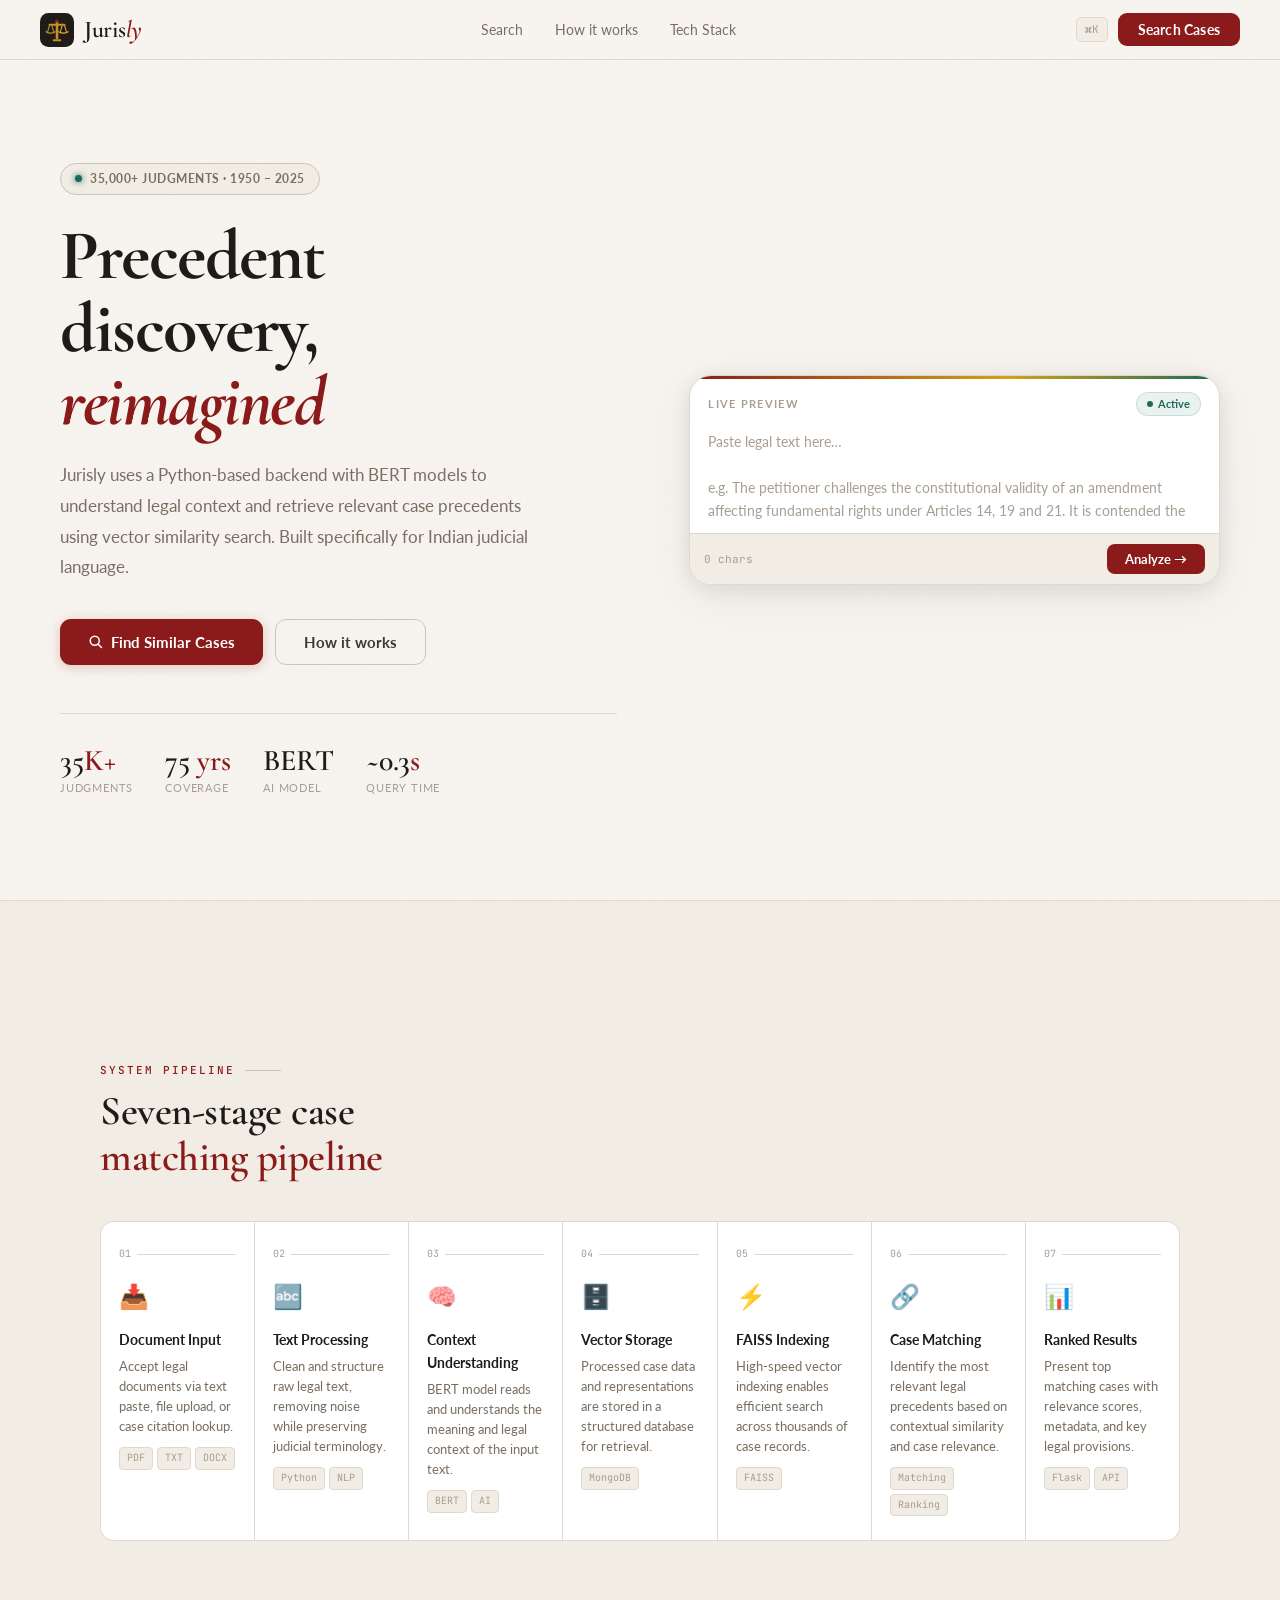
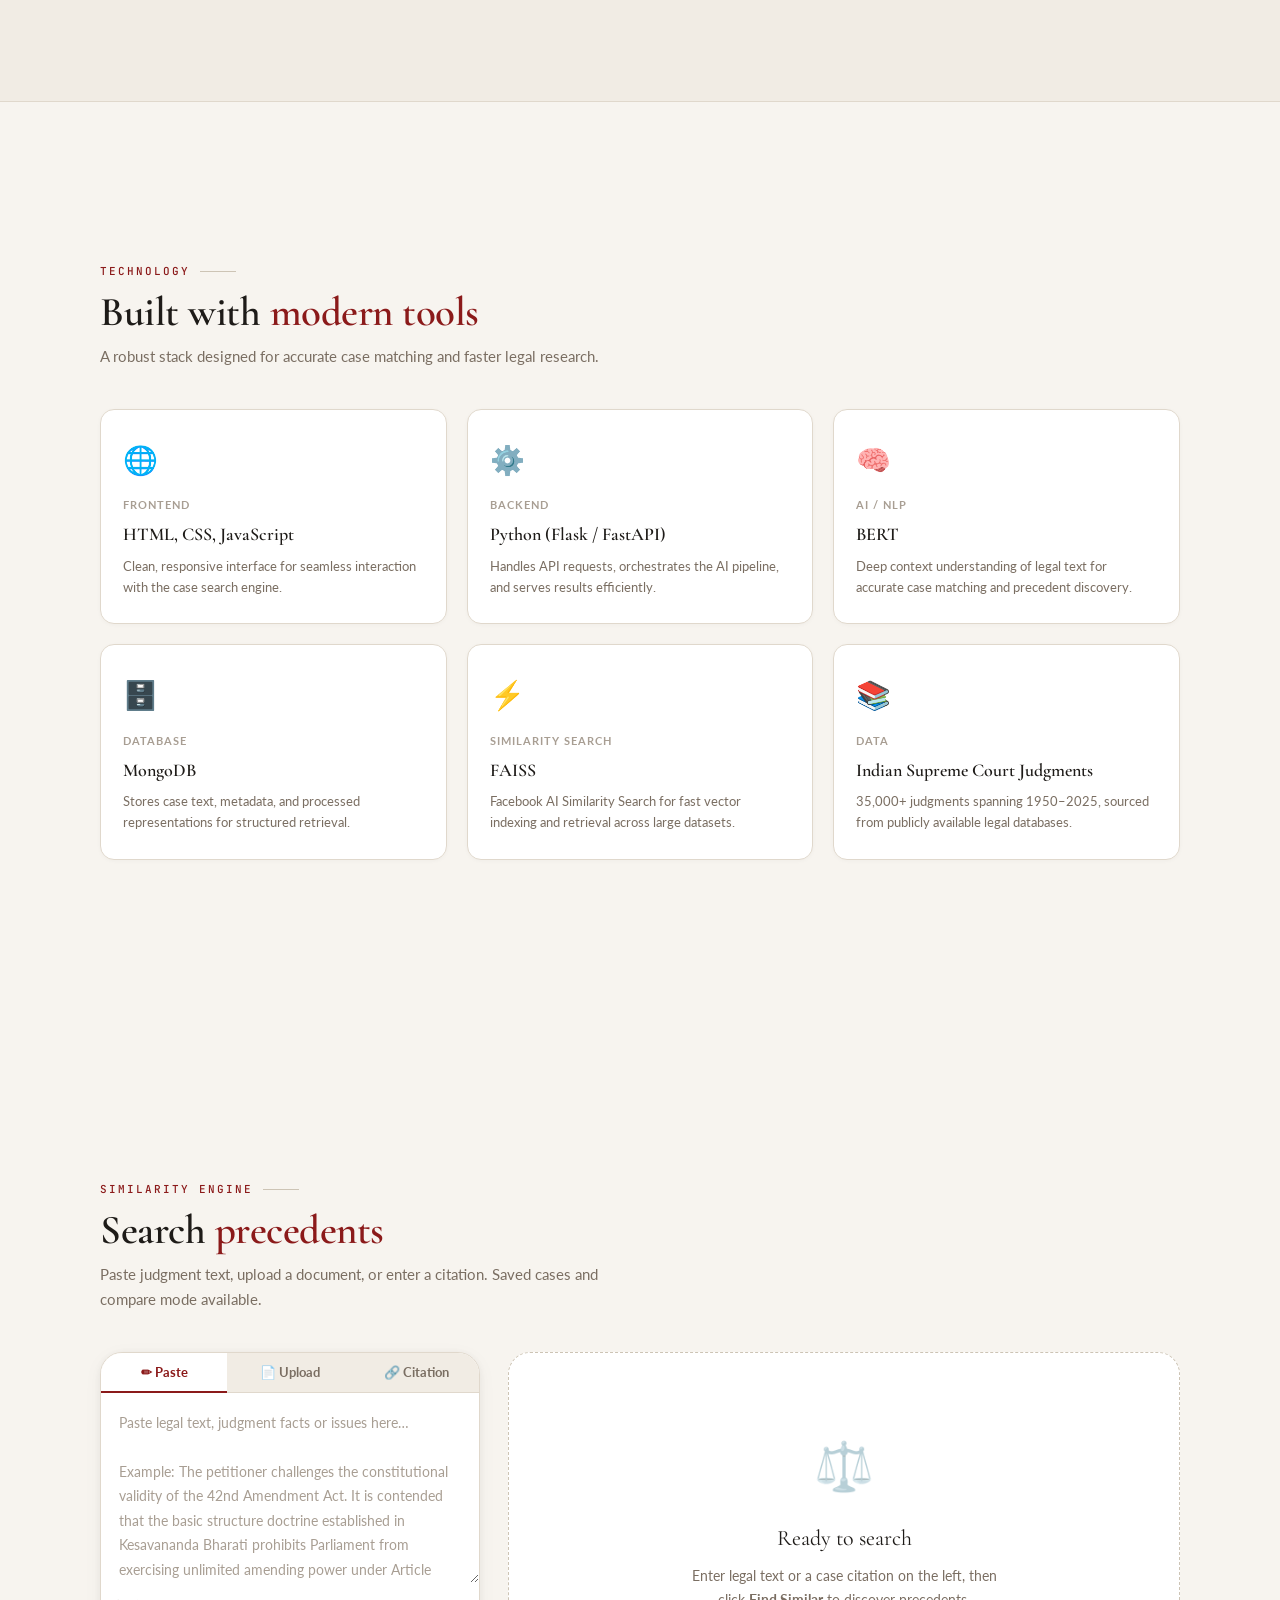
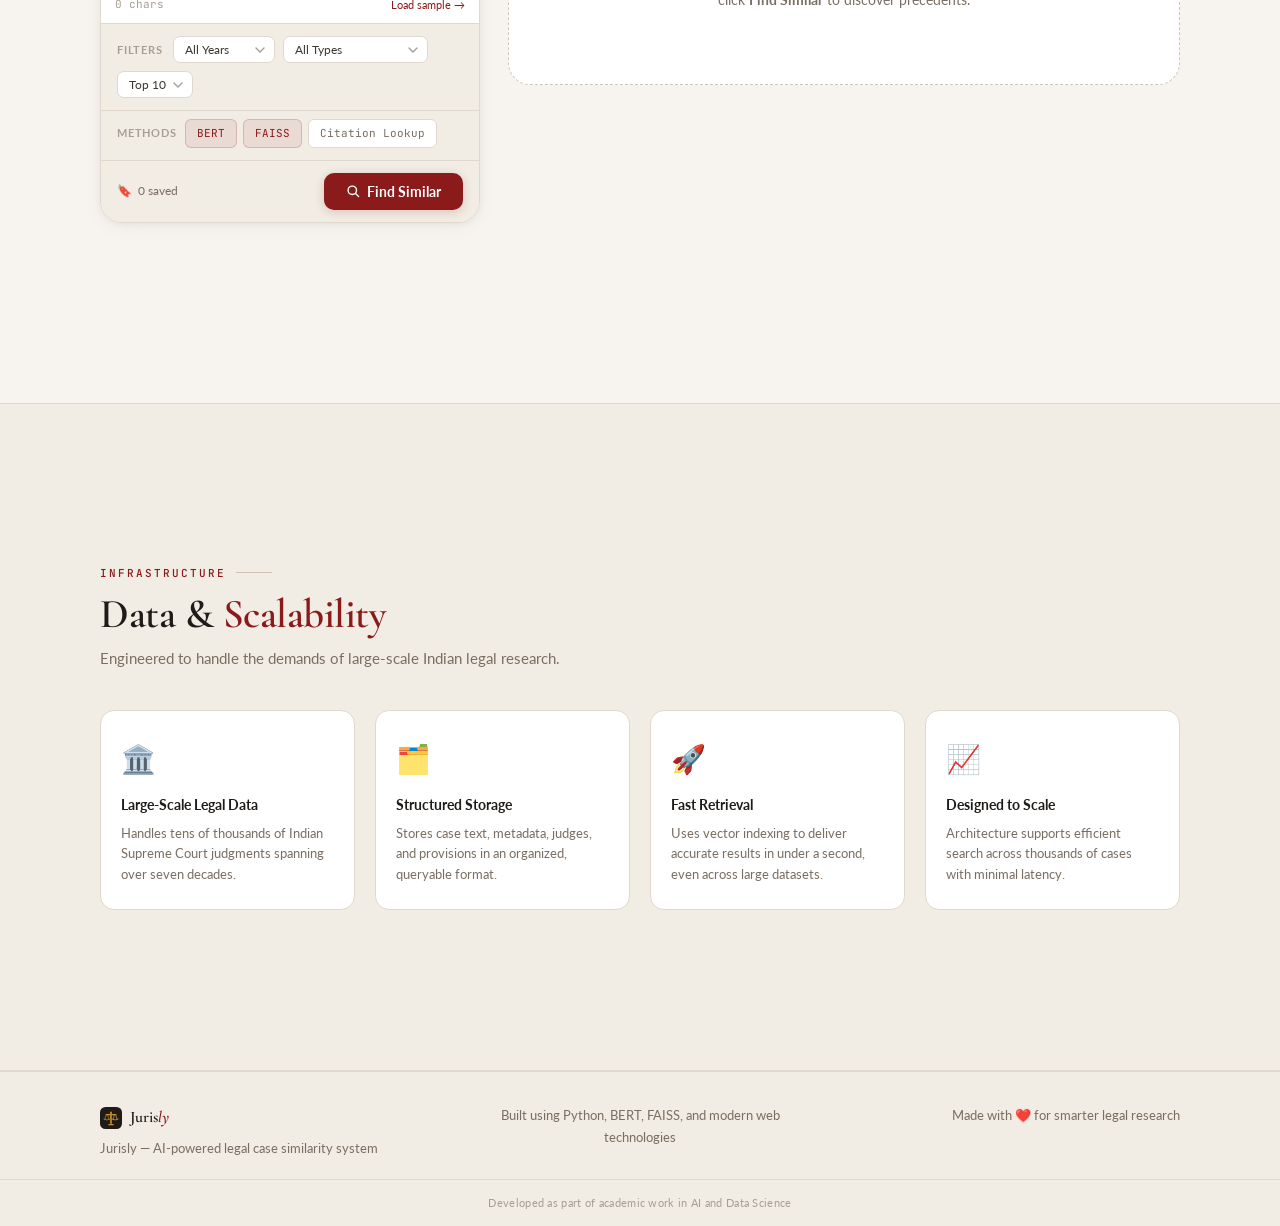
<file: index.html>
<!DOCTYPE html>
<html lang="en">
<head>
<meta charset="UTF-8"/>
<meta name="viewport" content="width=device-width, initial-scale=1.0"/>
<title>Jurisly — Indian Legal Case Similarity Engine</title>
<meta name="description" content="Find semantically similar Indian Supreme Court cases using AI. 35,000+ judgments from 1950–2025."/>
<link rel="preconnect" href="https://fonts.googleapis.com"/>
<link rel="preconnect" href="https://fonts.gstatic.com" crossorigin/>
<link href="https://fonts.googleapis.com/css2?family=Cormorant+Garamond:ital,wght@0,400;0,500;0,600;0,700;1,400;1,600&family=Lato:wght@300;400;700&family=JetBrains+Mono:wght@400;500&display=swap" rel="stylesheet"/>
<style>
/* ─── TOKENS ──────────────────────────────────── */
:root {
  --bg:       #f7f4ef;
  --bg2:      #f1ece4;
  --bg3:      #ece5da;
  --surface:  #ffffff;
  --surface2: #fdfaf6;
  --border:   #e0d8cc;
  --border2:  #cdc4b5;
  --ink:      #1e1b18;
  --ink2:     #2d2926;
  --text:     #3d3830;
  --muted:    #7a6e62;
  --quiet:    #a89e93;
  --crimson:  #8b1a1a;
  --crimson2: #b02020;
  --crimson-g:rgba(139,26,26,0.08);
  --gold:     #b8860b;
  --gold2:    #d4a017;
  --gold-g:   rgba(184,134,11,0.09);
  --teal:     #1a6b5a;
  --teal-g:   rgba(26,107,90,0.09);
  --r:        8px;
  --r2:       14px;
  --r3:       22px;
  --sh:       0 1px 8px rgba(0,0,0,0.06), 0 4px 20px rgba(0,0,0,0.04);
  --sh2:      0 4px 24px rgba(0,0,0,0.09), 0 12px 48px rgba(0,0,0,0.06);
  --serif:    'Cormorant Garamond', Georgia, serif;
  --sans:     'Lato', sans-serif;
  --mono:     'JetBrains Mono', monospace;
  --ease:     0.18s cubic-bezier(0.4,0,0.2,1);
}

/* ─── RESET ───────────────────────────────────── */
*, *::before, *::after { box-sizing: border-box; margin: 0; padding: 0; }
html { scroll-behavior: smooth; }
body {
  background: var(--bg);
  color: var(--text);
  font-family: var(--sans);
  font-size: 15px;
  line-height: 1.65;
  overflow-x: hidden;
  -webkit-font-smoothing: antialiased;
}
a { text-decoration: none; color: inherit; }
button { font-family: var(--sans); cursor: pointer; }
::selection { background: var(--crimson-g); color: var(--crimson); }
::-webkit-scrollbar { width: 5px; }
::-webkit-scrollbar-track { background: var(--bg2); }
::-webkit-scrollbar-thumb { background: var(--border2); border-radius: 3px; }

/* ─── PAPER TEXTURE ───────────────────────────── */
body::before {
  content: '';
  position: fixed; inset: 0; pointer-events: none; z-index: 0;
  background-image: url("data:image/svg+xml,%3Csvg xmlns='http://www.w3.org/2000/svg'%3E%3Cfilter id='n'%3E%3CfeTurbulence type='fractalNoise' baseFrequency='0.65' numOctaves='3' stitchTiles='stitch'/%3E%3C/filter%3E%3Crect width='100%25' height='100%25' filter='url(%23n)' opacity='0.018'/%3E%3C/svg%3E");
}

/* ─── NAV ─────────────────────────────────────── */
nav {
  position: fixed; top: 0; left: 0; right: 0; z-index: 200;
  height: 60px;
  background: rgba(247,244,239,0.92);
  backdrop-filter: blur(20px) saturate(130%);
  border-bottom: 1px solid var(--border);
  display: flex; align-items: center; justify-content: space-between;
  padding: 0 40px;
}
.logo {
  display: flex; align-items: center; gap: 10px; cursor: pointer;
  user-select: none;
}
.logo-text {
  font-family: var(--serif); font-size: 24px; font-weight: 600;
  color: var(--ink); letter-spacing: -0.3px; line-height: 1;
}
.logo-text em { font-style: italic; color: var(--crimson); }
.nav-links { display: flex; gap: 4px; }
.nav-link {
  font-size: 14px; color: var(--muted); padding: 6px 14px; border-radius: 7px;
  transition: var(--ease); font-weight: 400;
}
.nav-link:hover { color: var(--ink); background: var(--bg2); }
.nav-link.active { color: var(--ink); }
.nav-right { display: flex; gap: 10px; align-items: center; }
.kbd-hint {
  font-family: var(--mono); font-size: 11px; color: var(--quiet);
  background: var(--bg2); border: 1px solid var(--border); border-radius: 5px;
  padding: 2px 8px; cursor: pointer;
}
.btn-cta {
  background: var(--crimson); color: #fff; font-size: 14px; font-weight: 700;
  padding: 8px 20px; border-radius: 9px; border: none; transition: var(--ease);
  letter-spacing: 0.2px;
}
.btn-cta:hover { background: var(--crimson2); transform: translateY(-1px); box-shadow: 0 3px 16px rgba(139,26,26,0.28); }

/* ─── HERO ────────────────────────────────────── */
.hero {
  min-height: 100vh; display: flex; align-items: center;
  padding: 60px 40px 0; position: relative; z-index: 1;
}
.hero-wrap {
  max-width: 1160px; margin: 0 auto; width: 100%;
  display: grid; grid-template-columns: 1.05fr 1fr; gap: 72px;
  align-items: center; padding: 80px 0;
}
/* animated tag */
@keyframes fadein { from { opacity:0; transform:translateY(14px); } to { opacity:1; transform:translateY(0); } }
@keyframes pulse { 0%,100%{opacity:1} 50%{opacity:.4} }

.hero-badge {
  display: inline-flex; align-items: center; gap: 8px;
  background: var(--bg2); border: 1px solid var(--border2);
  border-radius: 100px; padding: 5px 14px;
  font-size: 12px; font-weight: 700; color: var(--muted); letter-spacing: 0.5px;
  text-transform: uppercase; margin-bottom: 24px;
  animation: fadein .5s ease both;
}
.pulse-dot {
  width: 7px; height: 7px; background: var(--teal); border-radius: 50%;
  box-shadow: 0 0 6px var(--teal); animation: pulse 2s infinite;
}
.hero-h1 {
  font-family: var(--serif);
  font-size: clamp(46px, 5.5vw, 74px);
  font-weight: 700; line-height: 1.04; letter-spacing: -1.5px;
  color: var(--ink); margin-bottom: 22px;
  animation: fadein .5s .08s ease both;
}
.hero-h1 em { color: var(--crimson); font-style: italic; }
.hero-sub {
  font-size: 17px; color: var(--muted); line-height: 1.8; max-width: 480px;
  margin-bottom: 36px; animation: fadein .5s .16s ease both;
}
.hero-actions {
  display: flex; gap: 12px; flex-wrap: wrap;
  animation: fadein .5s .24s ease both;
}
.btn-primary {
  background: var(--crimson); color: #fff; font-size: 15px; font-weight: 700;
  padding: 13px 28px; border-radius: 11px; border: none; transition: var(--ease);
  display: inline-flex; align-items: center; gap: 8px;
  box-shadow: 0 2px 12px rgba(139,26,26,0.22);
}
.btn-primary:hover { background: var(--crimson2); transform: translateY(-2px); box-shadow: 0 5px 24px rgba(139,26,26,0.32); }
.btn-outline {
  background: transparent; color: var(--text); font-size: 15px; font-weight: 700;
  padding: 13px 28px; border-radius: 11px; border: 1.5px solid var(--border2);
  transition: var(--ease); display: inline-flex; align-items: center; gap: 8px;
}
.btn-outline:hover { border-color: var(--crimson); color: var(--crimson); background: var(--crimson-g); }
.hero-stats {
  display: flex; gap: 32px; margin-top: 48px; padding-top: 32px;
  border-top: 1px solid var(--border);
  animation: fadein .5s .32s ease both;
}
.stat { display: flex; flex-direction: column; }
.stat-n {
  font-family: var(--serif); font-size: 30px; font-weight: 600;
  color: var(--ink); line-height: 1;
}
.stat-n em { color: var(--crimson); font-style: normal; }
.stat-l { font-size: 11px; color: var(--quiet); margin-top: 3px; text-transform: uppercase; letter-spacing: .8px; }

/* ─── HERO LIVE CARD ──────────────────────────── */
.hero-card {
  background: var(--surface); border: 1px solid var(--border);
  border-radius: var(--r3); overflow: hidden; box-shadow: var(--sh2);
  animation: fadein .6s .14s ease both;
  position: relative;
}
.hero-card::before {
  content: ''; position: absolute; top: 0; left: 0; right: 0; height: 3px;
  background: linear-gradient(90deg, var(--crimson) 0%, var(--gold2) 60%, var(--teal) 100%);
}
.hc-top {
  padding: 16px 18px 0;
  display: flex; align-items: center; justify-content: space-between;
}
.hc-label { font-size: 11px; font-weight: 700; color: var(--quiet); text-transform: uppercase; letter-spacing: 1.3px; }
.hc-status {
  display: flex; align-items: center; gap: 5px;
  font-size: 11px; color: var(--teal); font-weight: 700;
  background: var(--teal-g); padding: 2px 10px; border-radius: 100px;
  border: 1px solid rgba(26,107,90,0.15);
}
.hc-textarea {
  width: 100%; min-height: 110px; padding: 14px 18px;
  background: transparent; border: none; outline: none;
  color: var(--text); font-family: var(--sans); font-size: 14px; line-height: 1.65;
  resize: none;
}
.hc-textarea::placeholder { color: var(--quiet); }
.hc-progress { height: 2px; background: var(--bg2); display: none; }
.hc-progress-fill { height: 100%; width: 0; background: linear-gradient(90deg, var(--crimson), var(--gold2)); transition: width .04s; }
.hc-bar-label { padding: 4px 18px 0; font-size: 11px; color: var(--muted); font-family: var(--mono); display: none; }
.hc-foot {
  padding: 10px 14px; background: var(--bg2); border-top: 1px solid var(--border);
  display: flex; align-items: center; justify-content: space-between;
}
.hc-count { font-size: 11px; color: var(--quiet); font-family: var(--mono); }
.hc-run {
  background: var(--crimson); color: #fff; font-size: 13px; font-weight: 700;
  padding: 7px 18px; border-radius: 8px; border: none; transition: var(--ease);
  display: flex; align-items: center; gap: 6px;
}
.hc-run:hover { background: var(--crimson2); }
.hc-run:disabled { opacity: .5; cursor: not-allowed; }
/* preview results */
.hc-results { display: none; }
.pr-row {
  display: flex; align-items: center; gap: 12px;
  padding: 11px 18px; border-top: 1px solid var(--border);
  cursor: pointer; transition: var(--ease);
}
.pr-row:hover { background: var(--bg2); }
.pr-rank {
  width: 44px; height: 44px; border-radius: 50%; flex-shrink: 0;
  display: flex; flex-direction: column; align-items: center; justify-content: center;
  font-family: var(--mono); font-size: 12px; font-weight: 500; line-height: 1;
  border: 1.5px solid currentColor;
}
.pr-h { color: var(--teal); background: var(--teal-g); }
.pr-m { color: var(--gold); background: var(--gold-g); }
.pr-l { color: var(--crimson); background: var(--crimson-g); }
.pr-pct { font-size: 9px; opacity: .7; margin-top: 1px; }
.pr-info { flex: 1; min-width: 0; }
.pr-name { font-size: 13px; font-weight: 700; color: var(--ink); white-space: nowrap; overflow: hidden; text-overflow: ellipsis; }
.pr-meta { display: flex; gap: 6px; margin-top: 3px; }
.chip { font-size: 10px; padding: 1px 7px; border-radius: 4px; font-family: var(--mono); }
.c-y { background: var(--gold-g); color: var(--gold); }
.c-t { background: var(--teal-g); color: var(--teal); }

/* ─── SEARCH SECTION ──────────────────────────── */
#search { position: relative; z-index: 1; padding: 80px 0; }
.page-wrap { max-width: 1160px; margin: 0 auto; padding: 0 40px; }
.section-head { margin-bottom: 40px; }
.section-eye {
  font-family: var(--mono); font-size: 11px; font-weight: 500; color: var(--crimson);
  text-transform: uppercase; letter-spacing: 2px; display: flex; align-items: center; gap: 10px;
  margin-bottom: 10px;
}
.section-eye::after { content: ''; flex: 1; max-width: 36px; height: 1px; background: var(--crimson-g); border-bottom: 1px solid var(--border2); }
.section-h { font-family: var(--serif); font-size: clamp(28px, 3.2vw, 42px); font-weight: 600; color: var(--ink); letter-spacing: -.5px; line-height: 1.12; }
.section-h span { color: var(--crimson); }
.section-sub { font-size: 15px; color: var(--muted); margin-top: 8px; max-width: 500px; }

/* main grid */
.search-grid { display: grid; grid-template-columns: 380px 1fr; gap: 28px; align-items: start; }

/* ─── INPUT PANEL ─────────────────────────────── */
.input-panel {
  background: var(--surface); border: 1px solid var(--border);
  border-radius: var(--r3); overflow: hidden; box-shadow: var(--sh);
  position: sticky; top: 76px;
}
.tabs {
  display: flex; background: var(--bg2); border-bottom: 1px solid var(--border);
}
.tab-btn {
  flex: 1; padding: 11px 8px; font-size: 13px; font-weight: 700; color: var(--muted);
  background: transparent; border: none; cursor: pointer; transition: var(--ease);
  border-bottom: 2px solid transparent; margin-bottom: -1px;
}
.tab-btn.on { color: var(--crimson); border-bottom-color: var(--crimson); background: var(--surface); }
.tab-btn:hover:not(.on) { color: var(--text); }
/* text tab */
.text-input {
  width: 100%; min-height: 190px; padding: 18px;
  background: transparent; border: none; outline: none;
  color: var(--text); font-family: var(--sans); font-size: 14px; line-height: 1.75;
  resize: vertical;
}
.text-input::placeholder { color: var(--quiet); }
/* upload tab */
.upload-area {
  margin: 16px; border: 2px dashed var(--border2); border-radius: var(--r2);
  padding: 36px 20px; text-align: center; cursor: pointer; transition: var(--ease);
  min-height: 190px; display: flex; flex-direction: column; align-items: center; justify-content: center;
}
.upload-area:hover, .upload-area.drag { border-color: var(--crimson); background: var(--crimson-g); }
.upload-ico { font-size: 36px; margin-bottom: 10px; }
.upload-txt { font-size: 14px; font-weight: 700; color: var(--text); margin-bottom: 5px; }
.upload-sub { font-size: 12px; color: var(--muted); }
.fmt-row { display: flex; gap: 6px; justify-content: center; margin-top: 12px; }
.fmt { font-family: var(--mono); font-size: 11px; padding: 2px 8px; border-radius: 5px; background: var(--bg2); color: var(--muted); border: 1px solid var(--border); }
/* citation tab */
.cite-body { padding: 18px; min-height: 190px; }
.cite-input {
  width: 100%; padding: 12px 14px; background: var(--bg); border: 1px solid var(--border2);
  border-radius: var(--r); color: var(--text); font-size: 14px; outline: none;
  transition: var(--ease); font-family: var(--sans);
}
.cite-input:focus { border-color: var(--crimson); box-shadow: 0 0 0 3px var(--crimson-g); }
.cite-input::placeholder { color: var(--quiet); }
.cite-hint { font-size: 12px; color: var(--quiet); margin-top: 6px; margin-bottom: 14px; }
.quick-row { font-size: 11px; font-weight: 700; text-transform: uppercase; letter-spacing: 1px; color: var(--quiet); margin-bottom: 8px; }
.qc-item {
  padding: 8px 12px; background: var(--bg); border: 1px solid var(--border);
  border-radius: 8px; margin-bottom: 6px; cursor: pointer; font-size: 13px;
  color: var(--muted); transition: var(--ease); line-height: 1.4;
}
.qc-item:hover { border-color: var(--crimson); color: var(--crimson); background: var(--crimson-g); }

/* filters */
.filter-bar {
  padding: 12px 16px; background: var(--bg2); border-top: 1px solid var(--border);
  display: flex; gap: 8px; flex-wrap: wrap; align-items: center;
}
.filter-label { font-size: 11px; font-weight: 700; color: var(--quiet); text-transform: uppercase; letter-spacing: .8px; margin-right: 2px; }
.fsel {
  font-family: var(--sans); font-size: 12px; color: var(--text); background: var(--surface);
  border: 1px solid var(--border); border-radius: 7px; padding: 5px 11px;
  outline: none; cursor: pointer; transition: var(--ease);
  appearance: none;
  background-image: url("data:image/svg+xml,%3Csvg xmlns='http://www.w3.org/2000/svg' width='10' height='6'%3E%3Cpath d='M1 1l4 4 4-4' stroke='%23a89e93' stroke-width='1.4' fill='none' stroke-linecap='round'/%3E%3C/svg%3E");
  background-repeat: no-repeat; background-position: right 9px center; padding-right: 26px;
}
.fsel:focus { border-color: var(--crimson); }
.toggle-chip {
  font-family: var(--mono); font-size: 11px; padding: 4px 11px; border-radius: 6px;
  background: var(--surface); border: 1px solid var(--border); color: var(--muted);
  cursor: pointer; transition: var(--ease);
}
.toggle-chip.on { background: var(--crimson-g); color: var(--crimson); border-color: rgba(139,26,26,.2); }

/* panel footer */
.panel-foot {
  padding: 12px 16px; background: var(--bg2); border-top: 1px solid var(--border);
  display: flex; align-items: center; justify-content: space-between;
}
.saved-count { font-size: 12px; color: var(--muted); display: flex; align-items: center; gap: 6px; }
.saved-btn {
  font-size: 12px; color: var(--crimson); background: var(--crimson-g); border: 1px solid rgba(139,26,26,.15);
  padding: 4px 12px; border-radius: 7px; cursor: pointer; transition: var(--ease);
}
.saved-btn:hover { background: var(--crimson); color: #fff; }
.run-btn {
  background: var(--crimson); color: #fff; font-size: 14px; font-weight: 700;
  padding: 10px 22px; border-radius: 10px; border: none;
  display: flex; align-items: center; gap: 7px; transition: var(--ease);
  box-shadow: 0 2px 10px rgba(139,26,26,.2);
}
.run-btn:hover { background: var(--crimson2); box-shadow: 0 4px 18px rgba(139,26,26,.28); }
.run-btn:disabled { opacity: .55; cursor: not-allowed; transform: none; }
.ip-prog { height: 2px; display: none; background: var(--bg2); }
.ip-prog-fill { height: 100%; width: 0; background: linear-gradient(90deg, var(--crimson), var(--gold2)); transition: width .04s linear; }

/* ─── RESULTS ─────────────────────────────────── */
.results-wrap { min-height: 300px; }
.res-top-bar {
  display: flex; align-items: center; justify-content: space-between;
  margin-bottom: 16px; display: none;
}
.res-meta-text { font-size: 14px; color: var(--muted); }
.res-meta-text strong { color: var(--text); }
.res-controls { display: flex; gap: 8px; align-items: center; }
.sort-sel {
  font-family: var(--sans); font-size: 12px; color: var(--text); background: var(--surface);
  border: 1px solid var(--border); border-radius: 7px; padding: 6px 11px; outline: none; cursor: pointer;
}
.compare-btn {
  font-size: 12px; padding: 6px 14px; border-radius: 7px; border: 1px solid var(--border2);
  background: var(--surface); color: var(--muted); cursor: pointer; transition: var(--ease);
  display: flex; align-items: center; gap: 5px;
}
.compare-btn.active { background: var(--gold-g); color: var(--gold); border-color: rgba(184,134,11,.2); }

/* empty state */
.empty-state {
  display: flex; flex-direction: column; align-items: center; justify-content: center;
  padding: 72px 24px; text-align: center;
  border: 1.5px dashed var(--border2); border-radius: var(--r3);
  background: var(--surface);
}
.empty-ico { font-size: 48px; margin-bottom: 16px; opacity: .4; }
.empty-title { font-family: var(--serif); font-size: 22px; color: var(--ink); margin-bottom: 8px; }
.empty-sub { font-size: 14px; color: var(--muted); max-width: 320px; line-height: 1.7; }

/* skeleton */
.skel-card { background: var(--surface); border: 1px solid var(--border); border-radius: var(--r2); padding: 22px; margin-bottom: 12px; }
.skel { background: linear-gradient(90deg, var(--bg2) 25%, var(--bg3) 50%, var(--bg2) 75%); background-size: 200% 100%; animation: shimmer 1.4s infinite; border-radius: 5px; }
@keyframes shimmer { from{background-position:200% 0} to{background-position:-200% 0} }

/* result card */
@keyframes slideup { from{opacity:0;transform:translateY(12px)} to{opacity:1;transform:translateY(0)} }
.result-card {
  background: var(--surface); border: 1px solid var(--border);
  border-radius: var(--r2); padding: 0; margin-bottom: 12px;
  overflow: hidden; transition: var(--ease);
  box-shadow: 0 1px 4px rgba(0,0,0,.04);
  animation: slideup .35s ease both;
}
.result-card:hover { box-shadow: var(--sh); border-color: var(--border2); }
.result-card.expanded { border-color: rgba(139,26,26,.2); }
.result-card.compare-selected { border-color: var(--gold); outline: 2px solid rgba(184,134,11,.2); }

.rc-accent-bar { height: 3px; }
.rc-main { padding: 18px 20px 14px; }
.rc-header { display: flex; gap: 14px; align-items: flex-start; }
.rc-score-ring {
  width: 54px; height: 54px; border-radius: 50%; flex-shrink: 0;
  display: flex; flex-direction: column; align-items: center; justify-content: center;
  font-family: var(--mono); font-size: 13px; font-weight: 500; line-height: 1;
  border: 2px solid currentColor;
}
.sc-h { color: var(--teal); background: var(--teal-g); }
.sc-m { color: var(--gold); background: var(--gold-g); }
.sc-l { color: var(--crimson); background: var(--crimson-g); }
.sc-sub { font-size: 9px; opacity: .65; margin-top: 2px; }
.rc-info { flex: 1; min-width: 0; }
.rc-title { font-family: var(--serif); font-size: 18px; font-weight: 600; color: var(--ink); line-height: 1.28; margin-bottom: 8px; cursor: pointer; }
.rc-title:hover { color: var(--crimson); }
.rc-pills { display: flex; flex-wrap: wrap; gap: 5px; margin-bottom: 9px; }
.pill { font-size: 11px; padding: 2px 9px; border-radius: 100px; font-family: var(--mono); }
.p-cit { background: var(--bg2); color: var(--muted); border: 1px solid var(--border); }
.p-yr  { background: var(--gold-g); color: var(--gold); border: 1px solid rgba(184,134,11,.18); }
.p-tp  { background: var(--teal-g); color: var(--teal); border: 1px solid rgba(26,107,90,.18); }
.p-jg  { background: var(--crimson-g); color: var(--crimson); border: 1px solid rgba(139,26,26,.14); }
.rc-snippet { font-size: 13.5px; color: var(--muted); line-height: 1.7; }
.rc-snippet mark { background: rgba(184,134,11,.15); color: var(--gold); padding: 0 2px; border-radius: 3px; }
.rc-footer {
  padding: 10px 20px 14px; display: flex; align-items: center; justify-content: space-between;
  flex-wrap: wrap; gap: 8px;
}
.acts-row { display: flex; gap: 4px; flex-wrap: wrap; }
.act { font-size: 11px; padding: 2px 7px; border-radius: 5px; background: var(--bg); border: 1px solid var(--border); color: var(--quiet); font-family: var(--mono); }
.card-actions { display: flex; gap: 6px; }
.card-btn {
  font-size: 12px; padding: 5px 13px; border-radius: 7px; border: 1px solid var(--border);
  background: var(--surface); color: var(--muted); transition: var(--ease);
  display: flex; align-items: center; gap: 5px;
}
.card-btn:hover { border-color: var(--crimson); color: var(--crimson); background: var(--crimson-g); }
.card-btn.primary { background: var(--crimson-g); border-color: rgba(139,26,26,.2); color: var(--crimson); }
.card-btn.save-on { background: var(--gold-g); border-color: rgba(184,134,11,.2); color: var(--gold); }

/* expanded detail */
.rc-details {
  display: none; border-top: 1px solid var(--border); background: var(--bg2);
  padding: 18px 20px;
}
.result-card.expanded .rc-details { display: block; }
.detail-grid { display: grid; grid-template-columns: 1fr 1fr; gap: 12px; margin-bottom: 14px; }
.d-block { background: var(--surface); border: 1px solid var(--border); border-radius: var(--r); padding: 14px; }
.d-head { font-size: 10px; font-weight: 700; text-transform: uppercase; letter-spacing: 1.2px; color: var(--quiet); margin-bottom: 10px; }
.d-row { display: flex; justify-content: space-between; font-size: 12.5px; padding: 4px 0; border-bottom: 1px solid var(--border); }
.d-row:last-child { border: none; }
.d-k { color: var(--muted); }
.d-v { color: var(--text); font-weight: 700; text-align: right; max-width: 180px; }
/* similarity bars */
.sim-block { background: var(--surface); border: 1px solid var(--border); border-radius: var(--r); padding: 14px; margin-bottom: 12px; }
.srow { margin-bottom: 9px; }
.srow:last-child { margin: 0; }
.slabel { display: flex; justify-content: space-between; font-size: 12px; margin-bottom: 4px; }
.slabel span:first-child { color: var(--muted); }
.slabel span:last-child { font-family: var(--mono); font-size: 11px; }
.strack { height: 5px; background: var(--bg2); border-radius: 3px; overflow: hidden; border: 1px solid var(--border); }
.sfill { height: 100%; border-radius: 3px; transition: width 0.9s cubic-bezier(0.4,0,0.2,1); }
.sf1 { background: linear-gradient(90deg, var(--gold), var(--gold2)); }
.sf2 { background: linear-gradient(90deg, var(--teal), #2a9d8f); }
.sf3 { background: linear-gradient(90deg, #6366f1, #818cf8); }
/* match segments */
.seg-block { background: var(--surface); border: 1px solid var(--border); border-radius: var(--r); padding: 14px; }
.seg-h { font-size: 10px; font-weight: 700; text-transform: uppercase; letter-spacing: 1.2px; color: var(--quiet); margin-bottom: 10px; }
.seg { font-size: 13px; color: var(--muted); line-height: 1.7; padding: 9px 12px; border-radius: 7px; border-left: 3px solid var(--gold); background: var(--bg); margin-bottom: 7px; }
.seg:last-child { margin: 0; }
.seg mark { background: rgba(184,134,11,.12); color: var(--gold); border-radius: 3px; padding: 0 2px; }

/* ─── COMPARE PANEL ───────────────────────────── */
.compare-panel {
  display: none; background: var(--surface); border: 1.5px solid var(--gold);
  border-radius: var(--r3); padding: 24px; margin-bottom: 20px;
  box-shadow: 0 2px 16px rgba(184,134,11,.1);
}
.compare-panel.show { display: block; }
.cp-head { display: flex; justify-content: space-between; align-items: center; margin-bottom: 20px; }
.cp-title { font-family: var(--serif); font-size: 22px; font-weight: 600; color: var(--ink); }
.cp-close { background: var(--bg2); border: 1px solid var(--border); color: var(--muted); width: 28px; height: 28px; border-radius: 50%; cursor: pointer; font-size: 14px; transition: var(--ease); }
.cp-close:hover { color: var(--crimson); border-color: var(--crimson); }
.cp-grid { display: grid; grid-template-columns: 1fr 1fr; gap: 16px; }
.cp-case { background: var(--bg); border: 1px solid var(--border); border-radius: var(--r2); padding: 16px; }
.cp-case-title { font-family: var(--serif); font-size: 15px; font-weight: 600; color: var(--ink); margin-bottom: 10px; }
.cp-row { display: flex; justify-content: space-between; font-size: 12px; padding: 5px 0; border-bottom: 1px solid var(--border); }
.cp-row:last-child { border: none; }
.cp-row-k { color: var(--muted); }
.cp-row-v { font-weight: 700; color: var(--text); }
.cp-empty { text-align: center; padding: 24px; color: var(--quiet); font-size: 13px; }

/* ─── SAVED CASES PANEL ───────────────────────── */
.saved-panel {
  display: none; background: var(--surface); border: 1px solid var(--border);
  border-radius: var(--r3); padding: 24px; margin-bottom: 20px;
  box-shadow: var(--sh);
}
.saved-panel.show { display: block; }
.sp-head { display: flex; justify-content: space-between; align-items: center; margin-bottom: 16px; }
.sp-title { font-family: var(--serif); font-size: 20px; font-weight: 600; color: var(--ink); }
.sp-clear { font-size: 12px; color: var(--crimson); background: none; border: none; cursor: pointer; }
.saved-list { display: flex; flex-direction: column; gap: 7px; }
.saved-item {
  display: flex; align-items: center; justify-content: space-between;
  padding: 10px 14px; background: var(--bg); border: 1px solid var(--border); border-radius: var(--r);
  font-size: 13px; transition: var(--ease);
}
.saved-item:hover { border-color: var(--border2); }
.saved-item-name { font-weight: 700; color: var(--text); flex: 1; margin-right: 12px; }
.saved-item-meta { font-size: 11px; color: var(--muted); font-family: var(--mono); }
.unsave-btn { background: none; border: none; color: var(--quiet); cursor: pointer; font-size: 14px; transition: var(--ease); padding: 2px 6px; border-radius: 4px; }
.unsave-btn:hover { color: var(--crimson); background: var(--crimson-g); }

/* ─── HOW IT WORKS ────────────────────────────── */
#how { padding: 80px 0; background: var(--bg2); border-top: 1px solid var(--border); border-bottom: 1px solid var(--border); position: relative; z-index: 1; }
.pipeline {
  display: grid; grid-template-columns: repeat(7, 1fr); gap: 1px;
  background: var(--border); border-radius: var(--r2); overflow: hidden;
  border: 1px solid var(--border); margin-top: 40px;
}
.pipe-step {
  background: var(--surface); padding: 24px 18px; transition: var(--ease);
  position: relative;
}
.pipe-step:hover { background: var(--surface2); }
.pipe-n { font-family: var(--mono); font-size: 10px; color: var(--quiet); margin-bottom: 14px; display: flex; align-items: center; gap: 6px; }
.pipe-n::after { content:''; flex:1; height:1px; background:var(--border); }
.pipe-ico { font-size: 24px; margin-bottom: 12px; display: block; }
.pipe-title { font-size: 14px; font-weight: 700; color: var(--ink); margin-bottom: 6px; }
.pipe-desc { font-size: 12.5px; color: var(--muted); line-height: 1.6; }
.pipe-tags { display: flex; flex-wrap: wrap; gap: 4px; margin-top: 10px; }
.pipe-tag { font-size: 10px; padding: 2px 7px; border-radius: 4px; font-family: var(--mono); background: var(--bg2); color: var(--quiet); border: 1px solid var(--border); }

/* ─── TECH STACK ──────────────────────────────── */
#techstack { padding: 80px 0; position: relative; z-index: 1; }
.ts-grid {
  display: grid; grid-template-columns: repeat(3, 1fr); gap: 20px;
  margin-top: 40px;
}
.ts-card {
  background: var(--surface); border: 1px solid var(--border);
  border-radius: var(--r2); padding: 26px 22px; transition: var(--ease);
  box-shadow: 0 1px 4px rgba(0,0,0,.03);
}
.ts-card:hover { box-shadow: var(--sh); border-color: var(--border2); transform: translateY(-2px); }
.ts-ico { font-size: 28px; margin-bottom: 14px; display: block; }
.ts-label { font-size: 11px; font-weight: 700; color: var(--quiet); text-transform: uppercase; letter-spacing: 1px; margin-bottom: 6px; }
.ts-name { font-family: var(--serif); font-size: 18px; font-weight: 600; color: var(--ink); margin-bottom: 6px; }
.ts-desc { font-size: 13px; color: var(--muted); line-height: 1.6; }

/* ─── DATA & SCALABILITY ─────────────────────── */
#data { padding: 80px 0; background: var(--bg2); border-top: 1px solid var(--border); border-bottom: 1px solid var(--border); position: relative; z-index: 1; }
.data-grid {
  display: grid; grid-template-columns: repeat(4, 1fr); gap: 20px;
  margin-top: 40px;
}
.data-card {
  background: var(--surface); border: 1px solid var(--border);
  border-radius: var(--r2); padding: 24px 20px; transition: var(--ease);
}
.data-card:hover { box-shadow: var(--sh); border-color: var(--border2); }
.data-ico { font-size: 28px; margin-bottom: 12px; display: block; }
.data-title { font-size: 14px; font-weight: 700; color: var(--ink); margin-bottom: 6px; }
.data-desc { font-size: 13px; color: var(--muted); line-height: 1.6; }

/* ─── FOOTER ─────────────────────────────────── */
.site-footer {
  border-top: 1px solid var(--border); background: var(--bg2); position: relative; z-index: 1;
}
.footer-main {
  max-width: 1160px; margin: 0 auto; padding: 32px 40px 20px;
  display: grid; grid-template-columns: 1fr 1fr 1fr; gap: 24px; align-items: start;
}
.footer-col { font-size: 13px; color: var(--muted); line-height: 1.7; }
.footer-col.center { text-align: center; }
.footer-col.right { text-align: right; }
.footer-brand { display: flex; align-items: center; gap: 8px; margin-bottom: 6px; }
.footer-brand-text { font-family: var(--serif); font-size: 16px; font-weight: 600; color: var(--ink); }
.footer-brand-text em { color: var(--crimson); font-style: italic; }
.footer-bottom {
  text-align: center; padding: 14px 40px; border-top: 1px solid var(--border);
  font-size: 11px; color: var(--quiet); letter-spacing: 0.3px;
}

/* ─── TOAST ───────────────────────────────────── */
.toast {
  position: fixed; bottom: 24px; right: 24px; z-index: 9999;
  background: var(--ink); color: #fff; border-radius: var(--r2);
  padding: 12px 18px; display: flex; align-items: center; gap: 10px;
  box-shadow: 0 4px 32px rgba(0,0,0,.25); font-size: 13.5px; max-width: 300px;
  transform: translateY(60px); opacity: 0; pointer-events: none;
  transition: all .28s cubic-bezier(0.34,1.56,0.64,1);
}
.toast.show { transform: translateY(0); opacity: 1; pointer-events: all; }
.toast-ico { font-size: 17px; }
.toast-body strong { display: block; font-size: 13px; margin-bottom: 1px; }
.toast-body span { font-size: 12px; opacity: .7; }

/* ─── MODAL ───────────────────────────────────── */
.overlay {
  position: fixed; inset: 0; z-index: 500; background: rgba(30,27,24,.6);
  backdrop-filter: blur(8px); display: flex; align-items: center; justify-content: center;
  opacity: 0; pointer-events: none; transition: var(--ease);
}
.overlay.open { opacity: 1; pointer-events: all; }
.modal-box {
  background: var(--surface); border: 1px solid var(--border); border-radius: var(--r3);
  padding: 32px; width: 92%; max-width: 660px; max-height: 88vh; overflow-y: auto;
  transform: scale(.96) translateY(10px); transition: var(--ease); box-shadow: var(--sh2);
}
.overlay.open .modal-box { transform: scale(1) translateY(0); }
.modal-head { display: flex; justify-content: space-between; align-items: flex-start; gap: 12px; margin-bottom: 20px; }
.modal-title { font-family: var(--serif); font-size: 24px; font-weight: 600; color: var(--ink); line-height: 1.2; }
.modal-x { background: var(--bg2); border: 1px solid var(--border); color: var(--muted); width: 30px; height: 30px; border-radius: 50%; flex-shrink: 0; font-size: 13px; transition: var(--ease); display: flex; align-items: center; justify-content: center; }
.modal-x:hover { color: var(--crimson); border-color: var(--crimson); }

/* ─── RESPONSIVE ──────────────────────────────── */
@media (max-width: 1000px) {
  .hero-wrap { grid-template-columns: 1fr; gap: 40px; }
  .hero-card { display: none; }
  .search-grid { grid-template-columns: 1fr; }
  .input-panel { position: static; }
  .pipeline { grid-template-columns: repeat(3,1fr); }
  .ts-grid { grid-template-columns: repeat(2, 1fr); }
  .data-grid { grid-template-columns: repeat(2, 1fr); }
  .detail-grid, .cp-grid { grid-template-columns: 1fr; }
  .footer-main { grid-template-columns: 1fr; text-align: center; }
  .footer-col.right, .footer-col.center { text-align: center; }
}
@media (max-width: 680px) {
  nav { padding: 0 20px; }
  .nav-links { display: none; }
  .hero { padding: 60px 20px 0; }
  .page-wrap { padding: 0 20px; }
  .hero-stats { flex-wrap: wrap; gap: 16px; }
  .pipeline { grid-template-columns: 1fr 1fr; }
  .ts-grid { grid-template-columns: 1fr; }
  .data-grid { grid-template-columns: 1fr 1fr; }
}
</style>
</head>
<body>

<!-- ══ NAV ═══════════════════════════════════════ -->
<nav>
  <div class="logo" onclick="window.scrollTo({top:0,behavior:'smooth'})">
    <!-- Scales of Justice SVG Logo -->
    <svg width="34" height="34" viewBox="0 0 40 40" fill="none" xmlns="http://www.w3.org/2000/svg">
      <rect width="40" height="40" rx="10" fill="#1e1b18"/>
      <!-- base -->
      <rect x="18.5" y="8" width="3" height="23" rx="1.5" fill="#c4922a"/>
      <!-- crossbar -->
      <rect x="10" y="12.5" width="20" height="2.5" rx="1.25" fill="#c4922a"/>
      <!-- left pan strings -->
      <line x1="11" y1="15" x2="9" y2="22" stroke="#c4922a" stroke-width="1.2" stroke-linecap="round"/>
      <line x1="14" y1="15" x2="16" y2="22" stroke="#c4922a" stroke-width="1.2" stroke-linecap="round"/>
      <!-- right pan strings -->
      <line x1="26" y1="15" x2="24" y2="22" stroke="#e8a835" stroke-width="1.2" stroke-linecap="round"/>
      <line x1="29" y1="15" x2="31" y2="22" stroke="#e8a835" stroke-width="1.2" stroke-linecap="round"/>
      <!-- pans -->
      <path d="M7 22 Q12.5 25.5 18 22" stroke="#c4922a" stroke-width="1.4" fill="none" stroke-linecap="round"/>
      <path d="M22 22 Q27.5 25.5 33 22" stroke="#e8a835" stroke-width="1.4" fill="none" stroke-linecap="round"/>
      <!-- base foot -->
      <rect x="15" y="31" width="10" height="2.2" rx="1.1" fill="#c4922a"/>
      <!-- decorative dot -->
      <circle cx="20" cy="9.5" r="1.8" fill="#8b1a1a"/>
    </svg>
    <span class="logo-text">Juris<em>ly</em></span>
  </div>

  <div class="nav-links">
    <a href="#search" class="nav-link" id="nl-search">Search</a>
    <a href="#how" class="nav-link" id="nl-how">How it works</a>
    <a href="#techstack" class="nav-link" id="nl-tech">Tech Stack</a>
  </div>

  <div class="nav-right">
    <span class="kbd-hint" title="Press ⌘K to focus search" onclick="focusSearch()">⌘K</span>
    <button class="btn-cta" onclick="document.getElementById('search').scrollIntoView({behavior:'smooth'})">Search Cases</button>
  </div>
</nav>

<!-- ══ HERO ═══════════════════════════════════════ -->
<section class="hero">
  <div class="hero-wrap">
    <!-- Left -->
    <div>
      <div class="hero-badge">
        <span class="pulse-dot"></span>
        35,000+ Judgments · 1950 – 2025
      </div>
      <h1 class="hero-h1">
        Precedent<br>discovery,<br><em>reimagined</em>
      </h1>
      <p class="hero-sub">
        Jurisly uses a Python-based backend with BERT models to understand legal context and retrieve relevant case precedents using vector similarity search. Built specifically for Indian judicial language.
      </p>
      <div class="hero-actions">
        <button class="btn-primary" onclick="focusSearch()">
          <svg width="15" height="15" viewBox="0 0 20 20" fill="none"><circle cx="9" cy="9" r="6" stroke="white" stroke-width="2"/><path d="M14 14l4 4" stroke="white" stroke-width="2" stroke-linecap="round"/></svg>
          Find Similar Cases
        </button>
        <button class="btn-outline" onclick="document.getElementById('how').scrollIntoView({behavior:'smooth'})">How it works</button>
      </div>
      <div class="hero-stats">
        <div class="stat"><span class="stat-n">35<em>K+</em></span><span class="stat-l">Judgments</span></div>
        <div class="stat"><span class="stat-n">75<em> yrs</em></span><span class="stat-l">Coverage</span></div>
        <div class="stat"><span class="stat-n">BERT</span><span class="stat-l">AI Model</span></div>
        <div class="stat"><span class="stat-n">~0.3<em>s</em></span><span class="stat-l">Query Time</span></div>
      </div>
    </div>

    <!-- Right: Live preview card -->
    <div class="hero-card">
      <div class="hc-top">
        <span class="hc-label">Live Preview</span>
        <span class="hc-status">
          <span style="width:6px;height:6px;border-radius:50%;background:var(--teal);display:inline-block"></span>
          Active
        </span>
      </div>
      <textarea class="hc-textarea" id="heroText"
        placeholder="Paste legal text here…&#10;&#10;e.g. The petitioner challenges the constitutional validity of an amendment affecting fundamental rights under Articles 14, 19 and 21. It is contended the basic structure doctrine prohibits such encroachment…"
      ></textarea>
      <div class="hc-progress" id="hcProg"><div class="hc-progress-fill" id="hcFill"></div></div>
      <div class="hc-bar-label" id="hcLbl"></div>
      <div class="hc-foot">
        <span class="hc-count" id="hcCount">0 chars</span>
        <button class="hc-run" id="hcBtn" onclick="heroRun()">
          Analyze →
        </button>
      </div>
      <div class="hc-results" id="hcResults"></div>
    </div>
  </div>
</section>

<!-- ══ HOW IT WORKS ════════════════════════════════ -->
<section id="how">
  <div class="page-wrap" style="padding-top:80px;padding-bottom:80px">
    <div class="section-head">
      <div class="section-eye">System Pipeline</div>
      <h2 class="section-h">Seven-stage case<br><span>matching pipeline</span></h2>
    </div>
    <div class="pipeline">
      <div class="pipe-step">
        <div class="pipe-n">01</div>
        <span class="pipe-ico">📥</span>
        <div class="pipe-title">Document Input</div>
        <div class="pipe-desc">Accept legal documents via text paste, file upload, or case citation lookup.</div>
        <div class="pipe-tags"><span class="pipe-tag">PDF</span><span class="pipe-tag">TXT</span><span class="pipe-tag">DOCX</span></div>
      </div>
      <div class="pipe-step">
        <div class="pipe-n">02</div>
        <span class="pipe-ico">🔤</span>
        <div class="pipe-title">Text Processing</div>
        <div class="pipe-desc">Clean and structure raw legal text, removing noise while preserving judicial terminology.</div>
        <div class="pipe-tags"><span class="pipe-tag">Python</span><span class="pipe-tag">NLP</span></div>
      </div>
      <div class="pipe-step">
        <div class="pipe-n">03</div>
        <span class="pipe-ico">🧠</span>
        <div class="pipe-title">Context Understanding</div>
        <div class="pipe-desc">BERT model reads and understands the meaning and legal context of the input text.</div>
        <div class="pipe-tags"><span class="pipe-tag">BERT</span><span class="pipe-tag">AI</span></div>
      </div>
      <div class="pipe-step">
        <div class="pipe-n">04</div>
        <span class="pipe-ico">🗄️</span>
        <div class="pipe-title">Vector Storage</div>
        <div class="pipe-desc">Processed case data and representations are stored in a structured database for retrieval.</div>
        <div class="pipe-tags"><span class="pipe-tag">MongoDB</span></div>
      </div>
      <div class="pipe-step">
        <div class="pipe-n">05</div>
        <span class="pipe-ico">⚡</span>
        <div class="pipe-title">FAISS Indexing</div>
        <div class="pipe-desc">High-speed vector indexing enables efficient search across thousands of case records.</div>
        <div class="pipe-tags"><span class="pipe-tag">FAISS</span></div>
      </div>
      <div class="pipe-step">
        <div class="pipe-n">06</div>
        <span class="pipe-ico">🔗</span>
        <div class="pipe-title">Case Matching</div>
        <div class="pipe-desc">Identify the most relevant legal precedents based on contextual similarity and case relevance.</div>
        <div class="pipe-tags"><span class="pipe-tag">Matching</span><span class="pipe-tag">Ranking</span></div>
      </div>
      <div class="pipe-step">
        <div class="pipe-n">07</div>
        <span class="pipe-ico">📊</span>
        <div class="pipe-title">Ranked Results</div>
        <div class="pipe-desc">Present top matching cases with relevance scores, metadata, and key legal provisions.</div>
        <div class="pipe-tags"><span class="pipe-tag">Flask</span><span class="pipe-tag">API</span></div>
      </div>
    </div>
  </div>
</section>

<!-- ══ TECH STACK ═════════════════════════════════════ -->
<section id="techstack">
  <div class="page-wrap" style="padding-top:80px;padding-bottom:80px">
    <div class="section-head">
      <div class="section-eye">Technology</div>
      <h2 class="section-h">Built with <span>modern tools</span></h2>
      <p class="section-sub">A robust stack designed for accurate case matching and faster legal research.</p>
    </div>
    <div class="ts-grid">
      <div class="ts-card">
        <span class="ts-ico">🌐</span>
        <div class="ts-label">Frontend</div>
        <div class="ts-name">HTML, CSS, JavaScript</div>
        <div class="ts-desc">Clean, responsive interface for seamless interaction with the case search engine.</div>
      </div>
      <div class="ts-card">
        <span class="ts-ico">⚙️</span>
        <div class="ts-label">Backend</div>
        <div class="ts-name">Python (Flask / FastAPI)</div>
        <div class="ts-desc">Handles API requests, orchestrates the AI pipeline, and serves results efficiently.</div>
      </div>
      <div class="ts-card">
        <span class="ts-ico">🧠</span>
        <div class="ts-label">AI / NLP</div>
        <div class="ts-name">BERT</div>
        <div class="ts-desc">Deep context understanding of legal text for accurate case matching and precedent discovery.</div>
      </div>
      <div class="ts-card">
        <span class="ts-ico">🗄️</span>
        <div class="ts-label">Database</div>
        <div class="ts-name">MongoDB</div>
        <div class="ts-desc">Stores case text, metadata, and processed representations for structured retrieval.</div>
      </div>
      <div class="ts-card">
        <span class="ts-ico">⚡</span>
        <div class="ts-label">Similarity Search</div>
        <div class="ts-name">FAISS</div>
        <div class="ts-desc">Facebook AI Similarity Search for fast vector indexing and retrieval across large datasets.</div>
      </div>
      <div class="ts-card">
        <span class="ts-ico">📚</span>
        <div class="ts-label">Data</div>
        <div class="ts-name">Indian Supreme Court Judgments</div>
        <div class="ts-desc">35,000+ judgments spanning 1950–2025, sourced from publicly available legal databases.</div>
      </div>
    </div>
  </div>
</section>

<!-- ══ SEARCH ENGINE ════════════════════════════════ -->
<section id="search">
  <div class="page-wrap" style="padding-top:80px;padding-bottom:100px">
    <div class="section-head">
      <div class="section-eye">Similarity Engine</div>
      <h2 class="section-h">Search <span>precedents</span></h2>
      <p class="section-sub">Paste judgment text, upload a document, or enter a citation. Saved cases and compare mode available.</p>
    </div>

    <div class="search-grid">

      <!-- ── Input Panel ── -->
      <div class="input-panel">
        <div class="tabs">
          <button class="tab-btn on" onclick="switchTab('text',this)">✏ Paste</button>
          <button class="tab-btn" onclick="switchTab('upload',this)">📄 Upload</button>
          <button class="tab-btn" onclick="switchTab('cite',this)">🔗 Citation</button>
        </div>

        <!-- Text -->
        <div id="tab-text">
          <textarea class="text-input" id="mainText" autofocus
            placeholder="Paste legal text, judgment facts or issues here…&#10;&#10;Example: The petitioner challenges the constitutional validity of the 42nd Amendment Act. It is contended that the basic structure doctrine established in Kesavananda Bharati prohibits Parliament from exercising unlimited amending power under Article 368…"
          ></textarea>
          <div style="padding:6px 14px 10px;display:flex;justify-content:space-between;align-items:center;">
            <span style="font-size:11px;color:var(--quiet);font-family:var(--mono)" id="charCount">0 chars</span>
            <button style="font-size:11px;color:var(--crimson);background:none;border:none;cursor:pointer;font-family:var(--sans)" onclick="loadSample()">Load sample →</button>
          </div>
        </div>

        <!-- Upload -->
        <div id="tab-upload" style="display:none">
          <div class="upload-area" id="dropZone"
            ondragover="doDragOver(event)" ondragleave="doDragLeave(event)" ondrop="doDrop(event)"
            onclick="document.getElementById('fileInput').click()">
            <div class="upload-ico">📁</div>
            <div class="upload-txt">Drop file here or click to browse</div>
            <div class="upload-sub">Supports PDF · TXT · DOCX</div>
            <div class="fmt-row"><span class="fmt">.pdf</span><span class="fmt">.txt</span><span class="fmt">.docx</span></div>
          </div>
          <input type="file" id="fileInput" accept=".pdf,.txt,.docx" style="display:none" onchange="handleFile(event)"/>
        </div>

        <!-- Citation -->
        <div id="tab-cite" style="display:none">
          <div class="cite-body">
            <input class="cite-input" id="citeInput" type="text" placeholder="e.g. AIR 1973 SC 1461 or Kesavananda Bharati v. State of Kerala"/>
            <div class="cite-hint">Supports: AIR citations · case names · CNR numbers</div>
            <div class="quick-row">Landmark Cases</div>
            <div class="qc-item" onclick="setQuickCite(this)">Kesavananda Bharati v. State of Kerala — AIR 1973 SC 1461</div>
            <div class="qc-item" onclick="setQuickCite(this)">Maneka Gandhi v. Union of India — AIR 1978 SC 597</div>
            <div class="qc-item" onclick="setQuickCite(this)">S.R. Bommai v. Union of India — AIR 1994 SC 1918</div>
            <div class="qc-item" onclick="setQuickCite(this)">Vishaka v. State of Rajasthan — AIR 1997 SC 3011</div>
            <div class="qc-item" onclick="setQuickCite(this)">A.K. Gopalan v. State of Madras — AIR 1950 SC 27</div>
          </div>
        </div>

        <!-- Filters -->
        <div class="filter-bar">
          <span class="filter-label">Filters</span>
          <select class="fsel" id="fYear">
            <option value="">All Years</option>
            <option value="1950-1980">1950–1980</option>
            <option value="1981-2000">1981–2000</option>
            <option value="2001-2015">2001–2015</option>
            <option value="2016-2025">2016–2025</option>
          </select>
          <select class="fsel" id="fType">
            <option value="">All Types</option>
            <option value="Constitutional">Constitutional</option>
            <option value="Criminal">Criminal Law</option>
            <option value="Civil">Civil Law</option>
            <option value="Federalism">Federalism</option>
            <option value="Fundamental Rights">Fundamental Rights</option>
          </select>
          <select class="fsel" id="fTop">
            <option value="5">Top 5</option>
            <option value="10" selected>Top 10</option>
            <option value="20">Top 20</option>
          </select>
        </div>

        <!-- Method chips -->
        <div class="filter-bar" style="gap:6px;padding-top:8px">
          <span class="filter-label">Methods</span>
          <div class="toggle-chip on" onclick="this.classList.toggle('on')">BERT</div>
          <div class="toggle-chip on" onclick="this.classList.toggle('on')">FAISS</div>
          <div class="toggle-chip" onclick="this.classList.toggle('on')">Citation Lookup</div>
        </div>

        <div class="panel-foot">
          <div class="saved-count">
            <span>🔖</span>
            <span id="savedCountText">0 saved</span>
            <button class="saved-btn" id="viewSavedBtn" onclick="toggleSaved()" style="display:none">View</button>
          </div>
          <button class="run-btn" id="runBtn" onclick="runSearch()">
            <svg width="14" height="14" viewBox="0 0 20 20" fill="none"><circle cx="9" cy="9" r="6" stroke="white" stroke-width="2"/><path d="M14 14l4 4" stroke="white" stroke-width="2" stroke-linecap="round"/></svg>
            Find Similar
          </button>
        </div>
        <div class="ip-prog" id="ipProg"><div class="ip-prog-fill" id="ipFill"></div></div>
      </div>

      <!-- ── Results Panel ── -->
      <div class="results-wrap">

        <!-- Saved Cases Panel -->
        <div class="saved-panel" id="savedPanel">
          <div class="sp-head">
            <span class="sp-title">Saved Cases</span>
            <button class="sp-clear" onclick="clearSaved()">Clear all</button>
          </div>
          <div class="saved-list" id="savedList"></div>
        </div>

        <!-- Compare Panel -->
        <div class="compare-panel" id="comparePanel">
          <div class="cp-head">
            <span class="cp-title">Case Comparison</span>
            <button class="cp-close" onclick="closeCompare()">✕</button>
          </div>
          <div class="cp-grid" id="compareGrid">
            <div class="cp-empty">Select a case to compare →</div>
            <div class="cp-empty">Select another case →</div>
          </div>
        </div>

        <!-- Top bar -->
        <div class="res-top-bar" id="resTopBar">
          <div class="res-meta-text" id="resMetaText"></div>
          <div class="res-controls">
            <select class="sort-sel" onchange="sortResults(this.value)">
              <option value="score">Sort: Similarity</option>
              <option value="year-d">Year: Newest</option>
              <option value="year-a">Year: Oldest</option>
            </select>
            <button class="compare-btn" id="compareToggleBtn" onclick="toggleCompareMode()">⚖ Compare</button>
          </div>
        </div>

        <!-- Empty state -->
        <div class="empty-state" id="emptyState">
          <div class="empty-ico">⚖️</div>
          <div class="empty-title">Ready to search</div>
          <div class="empty-sub">Enter legal text or a case citation on the left, then click <strong>Find Similar</strong> to discover precedents.</div>
        </div>

        <!-- Skeleton -->
        <div id="skelContainer" style="display:none">
          <div class="skel-card"><div style="display:flex;gap:14px"><div class="skel" style="width:54px;height:54px;border-radius:50%;flex-shrink:0"></div><div style="flex:1"><div class="skel" style="height:14px;width:66%;margin-bottom:10px"></div><div class="skel" style="height:18px;width:38%;border-radius:100px;margin-bottom:11px"></div><div class="skel" style="height:12px;margin-bottom:6px"></div><div class="skel" style="height:12px;width:78%"></div></div></div></div>
          <div class="skel-card" style="margin-top:12px"><div style="display:flex;gap:14px"><div class="skel" style="width:54px;height:54px;border-radius:50%;flex-shrink:0"></div><div style="flex:1"><div class="skel" style="height:14px;width:55%;margin-bottom:10px"></div><div class="skel" style="height:18px;width:44%;border-radius:100px;margin-bottom:11px"></div><div class="skel" style="height:12px;margin-bottom:6px"></div><div class="skel" style="height:12px;width:82%"></div></div></div></div>
          <div class="skel-card" style="margin-top:12px"><div style="display:flex;gap:14px"><div class="skel" style="width:54px;height:54px;border-radius:50%;flex-shrink:0"></div><div style="flex:1"><div class="skel" style="height:14px;width:72%;margin-bottom:10px"></div><div class="skel" style="height:18px;width:35%;border-radius:100px;margin-bottom:11px"></div><div class="skel" style="height:12px;margin-bottom:6px"></div><div class="skel" style="height:12px;width:65%"></div></div></div></div>
        </div>

        <!-- Results -->
        <div id="resultsList"></div>
      </div>
    </div>
  </div>
</section>

<!-- ══ DATA & SCALABILITY ═══════════════════════════ -->
<section id="data">
  <div class="page-wrap" style="padding-top:80px;padding-bottom:80px">
    <div class="section-head">
      <div class="section-eye">Infrastructure</div>
      <h2 class="section-h">Data & <span>Scalability</span></h2>
      <p class="section-sub">Engineered to handle the demands of large-scale Indian legal research.</p>
    </div>
    <div class="data-grid">
      <div class="data-card">
        <span class="data-ico">🏛️</span>
        <div class="data-title">Large-Scale Legal Data</div>
        <div class="data-desc">Handles tens of thousands of Indian Supreme Court judgments spanning over seven decades.</div>
      </div>
      <div class="data-card">
        <span class="data-ico">🗂️</span>
        <div class="data-title">Structured Storage</div>
        <div class="data-desc">Stores case text, metadata, judges, and provisions in an organized, queryable format.</div>
      </div>
      <div class="data-card">
        <span class="data-ico">🚀</span>
        <div class="data-title">Fast Retrieval</div>
        <div class="data-desc">Uses vector indexing to deliver accurate results in under a second, even across large datasets.</div>
      </div>
      <div class="data-card">
        <span class="data-ico">📈</span>
        <div class="data-title">Designed to Scale</div>
        <div class="data-desc">Architecture supports efficient search across thousands of cases with minimal latency.</div>
      </div>
    </div>
  </div>
</section>

<!-- ══ FOOTER ═════════════════════════════════════ -->
<footer class="site-footer">
  <div class="footer-main">
    <div class="footer-col">
      <div class="footer-brand">
        <svg width="22" height="22" viewBox="0 0 40 40" fill="none"><rect width="40" height="40" rx="10" fill="#1e1b18"/><rect x="18.5" y="8" width="3" height="23" rx="1.5" fill="#c4922a"/><rect x="10" y="12.5" width="20" height="2.5" rx="1.25" fill="#c4922a"/><line x1="11" y1="15" x2="9" y2="22" stroke="#c4922a" stroke-width="1.2" stroke-linecap="round"/><line x1="14" y1="15" x2="16" y2="22" stroke="#c4922a" stroke-width="1.2" stroke-linecap="round"/><line x1="26" y1="15" x2="24" y2="22" stroke="#e8a835" stroke-width="1.2" stroke-linecap="round"/><line x1="29" y1="15" x2="31" y2="22" stroke="#e8a835" stroke-width="1.2" stroke-linecap="round"/><path d="M7 22 Q12.5 25.5 18 22" stroke="#c4922a" stroke-width="1.4" fill="none" stroke-linecap="round"/><path d="M22 22 Q27.5 25.5 33 22" stroke="#e8a835" stroke-width="1.4" fill="none" stroke-linecap="round"/><rect x="15" y="31" width="10" height="2.2" rx="1.1" fill="#c4922a"/></svg>
        <span class="footer-brand-text">Juris<em>ly</em></span>
      </div>
      Jurisly — AI-powered legal case similarity system
    </div>
    <div class="footer-col center">
      Built using Python, BERT, FAISS, and modern web technologies
    </div>
    <div class="footer-col right">
      Made with ❤️ for smarter legal research
    </div>
  </div>
  <div class="footer-bottom">
    Developed as part of academic work in AI and Data Science
  </div>
</footer>


<!-- Toast -->
<div class="toast" id="toast">
  <span class="toast-ico" id="toastIco"></span>
  <div class="toast-body"><strong id="toastTitle"></strong><span id="toastSub"></span></div>
</div>

<!-- Modal -->
<div class="overlay" id="overlay" onclick="if(event.target===this)closeOverlay()">
  <div class="modal-box">
    <div class="modal-head">
      <span class="modal-title" id="modalTitle"></span>
      <button class="modal-x" onclick="closeOverlay()">✕</button>
    </div>
    <div id="modalBody"></div>
  </div>
</div>

<script>
/* ══ CASE DATA ════════════════════════════════════ */
const CASES = [
  { id:1, title:"Kesavananda Bharati v. State of Kerala",
    pet:"Kesavananda Bharati", res:"State of Kerala", year:1973, cit:"AIR 1973 SC 1461",
    disp:"Dismissed (majority)", bench:13, judge:"Y.V. Chandrachud · H.R. Khanna · K.S. Hegde · A.N. Ray · D.G. Palekar",
    author:"Y.V. Chandrachud", type:"Constitutional",
    score:.962, tfidf:.940, bert:.980, graph:.952,
    snippet:"The <mark>basic structure doctrine</mark> holds that Parliament cannot amend the Constitution to <mark>destroy its fundamental identity</mark>. Article 368 grants wide amending power but not unlimited power.",
    segs:["The <mark>basic structure</mark> of the Constitution cannot be amended by Parliament — it is inviolable.", "The <mark>amending power</mark> under Article 368 does not extend to altering or destroying the Constitution's essential features."],
    acts:["Article 368","Article 31C","24th Amendment","25th Amendment"] },
  { id:2, title:"Minerva Mills Ltd. v. Union of India",
    pet:"Minerva Mills Ltd.", res:"Union of India", year:1980, cit:"AIR 1980 SC 1789",
    disp:"Allowed (partly)", bench:5, judge:"Y.V. Chandrachud · A.C. Gupta · N.L. Untwalia · P.S. Kailasam · O. Chinnappa Reddy",
    author:"Y.V. Chandrachud", type:"Constitutional",
    score:.884, tfidf:.870, bert:.910, graph:.880,
    snippet:"Sections 4 and 55 of the 42nd Amendment are unconstitutional. <mark>Fundamental Rights</mark> and <mark>Directive Principles</mark> must coexist in harmony — one cannot be used to destroy the other.",
    segs:["The <mark>42nd Amendment</mark> removed judicial review of constitutional amendments — this strikes at the basic structure.", "Harmony between <mark>Fundamental Rights</mark> and Directive Principles is itself an essential feature of the Constitution."],
    acts:["Article 14","Article 19","Article 31","42nd Amendment"] },
  { id:3, title:"Indira Nehru Gandhi v. Raj Narain",
    pet:"Indira Nehru Gandhi", res:"Raj Narain", year:1975, cit:"AIR 1975 SC 2299",
    disp:"Allowed (appeal)", bench:5, judge:"A.N. Ray · H.R. Khanna · K.K. Mathew · M.H. Beg · Y.V. Chandrachud",
    author:"H.R. Khanna", type:"Election Law",
    score:.741, tfidf:.700, bert:.780, graph:.735,
    snippet:"The <mark>39th Amendment</mark> placing the Prime Minister's election beyond judicial review violates the basic structure. <mark>Free and fair elections</mark> are a fundamental constitutional imperative.",
    segs:["The <mark>39th Amendment</mark> ousting court jurisdiction over election disputes of high constitutional functionaries is void.", "Democratic elections form part of the <mark>basic structure</mark> and cannot be abrogated by constitutional amendment."],
    acts:["Representation of People Act","Article 71","39th Amendment"] },
  { id:4, title:"S.R. Bommai v. Union of India",
    pet:"S.R. Bommai", res:"Union of India", year:1994, cit:"AIR 1994 SC 1918",
    disp:"Dismissed", bench:9, judge:"S.R. Pandian · A.M. Ahmadi · Kuldip Singh · J.S. Verma · P.B. Sawant",
    author:"S.R. Pandian", type:"Federalism",
    score:.689, tfidf:.652, bert:.718, graph:.683,
    snippet:"<mark>President's Rule</mark> under Article 356 is subject to judicial review. The floor of the House is the only test for majority. <mark>Secularism</mark> is a basic feature of the Constitution.",
    segs:["<mark>President's Rule</mark> cannot be imposed without giving the Chief Minister an opportunity to prove majority.", "<mark>Secularism and federalism</mark> are integral parts of the basic structure — binding on every organ of State."],
    acts:["Article 356","Article 365","Article 74"] },
  { id:5, title:"I.C. Golaknath v. State of Punjab",
    pet:"I.C. Golaknath", res:"State of Punjab", year:1967, cit:"AIR 1967 SC 1643",
    disp:"Allowed", bench:11, judge:"K. Subba Rao · K.N. Wanchoo · J.C. Shah · S.M. Sikri · R.S. Bachawat",
    author:"K. Subba Rao", type:"Fundamental Rights",
    score:.632, tfidf:.582, bert:.678, graph:.625,
    snippet:"Parliament has no power to amend <mark>Part III</mark> of the Constitution to abridge <mark>Fundamental Rights</mark>. Such rights are transcendental and immutable in character.",
    segs:["<mark>Fundamental Rights</mark> are transcendental and immutable — they cannot be curtailed or abolished even by constitutional amendment.", "Article 368 does not confer power to take away or abridge the <mark>fundamental rights</mark> guaranteed under Part III."],
    acts:["Part III","Article 13","17th Amendment","Article 368"] },
];

/* ══ STATE ════════════════════════════════════════ */
let savedCases = [];
let compareCases = [];
let compareMode = false;
let currentResults = [...CASES];

/* ══ HERO SEARCH ══════════════════════════════════ */
document.getElementById('heroText').addEventListener('input', function() {
  document.getElementById('hcCount').textContent = this.value.length + ' chars';
  document.getElementById('mainText').value = this.value;
  document.getElementById('charCount').textContent = this.value.length + ' chars';
});
document.getElementById('mainText').addEventListener('input', function() {
  document.getElementById('charCount').textContent = this.value.length + ' chars';
});

function heroRun() {
  const v = document.getElementById('heroText').value.trim();
  if (v.length < 10) { showToast('⚠','Too short','Enter more text to analyze'); return; }
  const btn = document.getElementById('hcBtn');
  btn.disabled = true; btn.textContent = '…';
  const prog = document.getElementById('hcProg'), fill = document.getElementById('hcFill');
  const lbl = document.getElementById('hcLbl');
  prog.style.display = 'block'; lbl.style.display = 'block';
  let p = 0;
  const iv = setInterval(() => {
    p = Math.min(p + Math.random() * 13, 90); fill.style.width = p + '%';
    lbl.textContent = p < 30 ? 'Processing text…' : p < 65 ? 'Understanding legal context…' : 'Matching precedents…';
  }, 80);
  setTimeout(() => {
    clearInterval(iv); fill.style.width = '100%';
    setTimeout(() => {
      prog.style.display = 'none'; lbl.style.display = 'none'; fill.style.width = '0';
      btn.disabled = false; btn.textContent = 'Analyze →';
      renderHeroResults();
      showToast('✅','Done','Top 3 similar cases found');
    }, 200);
  }, 1700);
}

function renderHeroResults() {
  const box = document.getElementById('hcResults');
  box.style.display = 'block'; box.innerHTML = '';
  CASES.slice(0, 3).forEach((c, i) => {
    const pct = Math.round(c.score * 100);
    const sc = c.score > .85 ? 'pr-h' : c.score > .70 ? 'pr-m' : 'pr-l';
    const div = document.createElement('div');
    div.className = 'pr-row'; div.style.animationDelay = i * .07 + 's';
    div.onclick = () => openModal(c.id);
    div.innerHTML = `<div class="pr-rank ${sc}"><span>${pct}</span><span class="pr-pct">%</span></div>
      <div class="pr-info">
        <div class="pr-name">${c.title}</div>
        <div class="pr-meta"><span class="chip c-y">${c.year}</span><span class="chip c-t">${c.type}</span></div>
      </div>`;
    box.appendChild(div);
  });
}

/* ══ MAIN SEARCH ══════════════════════════════════ */
function focusSearch() {
  document.getElementById('search').scrollIntoView({ behavior: 'smooth' });
  setTimeout(() => document.getElementById('mainText').focus(), 600);
}

document.addEventListener('keydown', e => {
  if ((e.metaKey || e.ctrlKey) && e.key === 'k') { e.preventDefault(); focusSearch(); }
});

function switchTab(tab, btn) {
  document.querySelectorAll('.tab-btn').forEach(b => b.classList.remove('on'));
  btn.classList.add('on');
  ['text','upload','cite'].forEach(t => document.getElementById('tab-' + t).style.display = t === tab ? 'block' : 'none');
}

function loadSample() {
  const sample = `The petitioner challenges the constitutional validity of the 42nd Constitutional Amendment Act, 1976. It is contended that the amendment violates the basic structure doctrine as enunciated by this Court in Kesavananda Bharati v. State of Kerala. The Directive Principles of State Policy, while important, cannot be used to abridge Fundamental Rights under Articles 14, 19 and 21 of the Constitution. Parliament's amending power under Article 368 has inherent limitations.`;
  document.getElementById('mainText').value = sample;
  document.getElementById('charCount').textContent = sample.length + ' chars';
  document.getElementById('heroText').value = sample;
  document.getElementById('hcCount').textContent = sample.length + ' chars';
  showToast('📝','Sample loaded','Constitutional law sample text ready');
}

function runSearch() {
  const v = document.getElementById('mainText').value.trim() || document.getElementById('citeInput').value.trim();
  if (v.length < 5) { showToast('⚠','Input needed','Enter text or a citation to search'); return; }

  const btn = document.getElementById('runBtn'); btn.disabled = true;
  const prog = document.getElementById('ipProg'), fill = document.getElementById('ipFill');
  prog.style.display = 'block';
  document.getElementById('emptyState').style.display = 'none';
  document.getElementById('skelContainer').style.display = 'block';
  document.getElementById('resultsList').innerHTML = '';
  document.getElementById('resTopBar').style.display = 'none';

  let p = 0;
  const iv = setInterval(() => { p = Math.min(p + Math.random() * 9, 88); fill.style.width = p + '%'; }, 100);
  setTimeout(() => {
    clearInterval(iv); fill.style.width = '100%';
    setTimeout(() => {
      prog.style.display = 'none'; fill.style.width = '0';
      btn.disabled = false;
      document.getElementById('skelContainer').style.display = 'none';
      document.getElementById('resTopBar').style.display = 'flex';
      const n = CASES.length;
      document.getElementById('resMetaText').innerHTML = `Showing <strong>${n}</strong> similar cases &nbsp;·&nbsp; <span style="font-family:var(--mono);font-size:12px;color:var(--teal)">0.34s</span>`;
      currentResults = [...CASES];
      CASES.forEach((c, i) => renderResult(c, i));
      showToast('✅','Search complete', n + ' legal precedents found');
    }, 180);
  }, 2000);
}

function renderResult(c, i) {
  const list = document.getElementById('resultsList');
  const pct = Math.round(c.score * 100);
  const sc = c.score > .85 ? 'sc-h' : c.score > .70 ? 'sc-m' : 'sc-l';
  const accentColor = c.score > .85 ? `background:linear-gradient(90deg,var(--teal),#2a9d8f)` : c.score > .70 ? `background:linear-gradient(90deg,var(--gold),var(--gold2))` : `background:linear-gradient(90deg,var(--crimson),#c0392b)`;
  const isSaved = savedCases.some(s => s.id === c.id);
  const isSelected = compareCases.some(x => x === c.id);

  const div = document.createElement('div');
  div.className = 'result-card' + (isSelected ? ' compare-selected' : '');
  div.dataset.id = c.id;
  div.style.animationDelay = i * .07 + 's';

  div.innerHTML = `
    <div class="rc-accent-bar" style="${accentColor}"></div>
    <div class="rc-main">
      <div class="rc-header">
        <div class="rc-score-ring ${sc}">
          <span>${pct}</span><span class="sc-sub">%</span>
        </div>
        <div class="rc-info">
          <div class="rc-title" onclick="openModal(${c.id})">${c.title}</div>
          <div class="rc-pills">
            <span class="pill p-cit">${c.cit}</span>
            <span class="pill p-yr">${c.year}</span>
            <span class="pill p-tp">${c.type}</span>
            <span class="pill p-jg">${c.author.split(' ').slice(-2).join(' ')} J.</span>
          </div>
          <div class="rc-snippet">${c.snippet}</div>
        </div>
      </div>
    </div>
    <div class="rc-footer">
      <div class="acts-row">
        ${c.acts.map(a => `<span class="act">${a}</span>`).join('')}
      </div>
      <div class="card-actions">
        ${compareMode ? `<button class="card-btn ${isSelected?'primary':''}" onclick="toggleCompareCase(${c.id},this)">${isSelected?'✓ Selected':'+ Compare'}</button>` : ''}
        <button class="card-btn primary" onclick="openModal(${c.id})">View</button>
        <button class="card-btn" onclick="toggleExpand(this,${c.id})">Details ↓</button>
        <button class="card-btn ${isSaved?'save-on':''}" id="savebtn-${c.id}" onclick="toggleSaveCase(${c.id},this)">${isSaved?'🔖 Saved':'🔖 Save'}</button>
        <button class="card-btn" onclick="copyCit('${c.cit}')">Copy</button>
      </div>
    </div>
    <div class="rc-details" id="details-${c.id}">
      <div class="detail-grid">
        <div class="d-block">
          <div class="d-head">Case Details</div>
          <div class="d-row"><span class="d-k">Petitioner</span><span class="d-v">${c.pet}</span></div>
          <div class="d-row"><span class="d-k">Respondent</span><span class="d-v">${c.res}</span></div>
          <div class="d-row"><span class="d-k">Bench Size</span><span class="d-v">${c.bench} Judges</span></div>
          <div class="d-row"><span class="d-k">Disposal</span><span class="d-v">${c.disp}</span></div>
          <div class="d-row"><span class="d-k">Author</span><span class="d-v">${c.author}</span></div>
        </div>
        <div class="d-block">
          <div class="d-head">Relevance Breakdown</div>
          <div class="srow"><div class="slabel"><span>Text Relevance</span><span style="color:var(--gold)">${Math.round(c.tfidf*100)}%</span></div><div class="strack"><div class="sfill sf1" style="width:0" data-w="${Math.round(c.tfidf*100)}%"></div></div></div>
          <div class="srow"><div class="slabel"><span>Context Understanding</span><span style="color:var(--teal)">${Math.round(c.bert*100)}%</span></div><div class="strack"><div class="sfill sf2" style="width:0" data-w="${Math.round(c.bert*100)}%"></div></div></div>
          <div class="srow"><div class="slabel"><span>Citation Relevance</span><span style="color:#6366f1">${Math.round(c.graph*100)}%</span></div><div class="strack"><div class="sfill sf3" style="width:0" data-w="${Math.round(c.graph*100)}%"></div></div></div>
        </div>
      </div>
      <div class="seg-block">
        <div class="seg-h">Matching Segments</div>
        ${c.segs.map(s => `<div class="seg">${s}</div>`).join('')}
      </div>
    </div>`;
  list.appendChild(div);
}

function toggleExpand(btn, id) {
  const card = btn.closest('.result-card');
  const det = document.getElementById('details-' + id);
  card.classList.toggle('expanded');
  const open = card.classList.contains('expanded');
  btn.textContent = open ? 'Collapse ↑' : 'Details ↓';
  btn.classList.toggle('primary', open);
  if (open) {
    setTimeout(() => {
      card.querySelectorAll('.sfill').forEach(f => { f.style.width = f.dataset.w; });
    }, 40);
  }
}

function sortResults(val) {
  const list = document.getElementById('resultsList');
  const cards = [...list.querySelectorAll('.result-card')];
  cards.sort((a, b) => {
    const ca = CASES.find(c => c.id === +a.dataset.id);
    const cb = CASES.find(c => c.id === +b.dataset.id);
    if (val === 'score') return cb.score - ca.score;
    if (val === 'year-d') return cb.year - ca.year;
    if (val === 'year-a') return ca.year - cb.year;
  });
  cards.forEach(c => list.appendChild(c));
}

/* ══ SAVE CASES ═══════════════════════════════════ */
function toggleSaveCase(id, btn) {
  const c = CASES.find(x => x.id === id);
  const idx = savedCases.findIndex(s => s.id === id);
  if (idx === -1) {
    savedCases.push(c);
    btn.textContent = '🔖 Saved'; btn.classList.add('save-on');
    showToast('🔖','Saved!', c.title.split('v.')[0].trim());
  } else {
    savedCases.splice(idx, 1);
    btn.textContent = '🔖 Save'; btn.classList.remove('save-on');
    showToast('','Removed','Case removed from saved');
  }
  updateSavedUI();
}

function updateSavedUI() {
  const n = savedCases.length;
  document.getElementById('savedCountText').textContent = n + ' saved';
  document.getElementById('viewSavedBtn').style.display = n > 0 ? 'inline-block' : 'none';
  renderSavedList();
}

function renderSavedList() {
  const list = document.getElementById('savedList');
  list.innerHTML = savedCases.length === 0
    ? '<div style="color:var(--quiet);font-size:13px;text-align:center;padding:16px">No saved cases yet</div>'
    : savedCases.map(c => `
        <div class="saved-item">
          <div>
            <div class="saved-item-name">${c.title}</div>
            <div class="saved-item-meta">${c.cit} · ${Math.round(c.score*100)}% match</div>
          </div>
          <button class="unsave-btn" onclick="removeSaved(${c.id})">✕</button>
        </div>`).join('');
}

function removeSaved(id) {
  savedCases = savedCases.filter(c => c.id !== id);
  const btn = document.getElementById('savebtn-' + id);
  if (btn) { btn.textContent = '🔖 Save'; btn.classList.remove('save-on'); }
  updateSavedUI();
}

function clearSaved() { savedCases = []; updateSavedUI(); showToast('🗑','Cleared','All saved cases removed'); }

function toggleSaved() {
  const panel = document.getElementById('savedPanel');
  panel.classList.toggle('show');
  renderSavedList();
}

/* ══ COMPARE MODE ═════════════════════════════════ */
function toggleCompareMode() {
  compareMode = !compareMode;
  const btn = document.getElementById('compareToggleBtn');
  btn.classList.toggle('active', compareMode);
  btn.textContent = compareMode ? '⚖ Exit Compare' : '⚖ Compare';
  compareCases = [];
  document.getElementById('comparePanel').classList.remove('show');
  reRenderResults();
  if (compareMode) showToast('⚖','Compare mode','Select 2 cases to compare side by side');
}

function toggleCompareCase(id, btn) {
  const idx = compareCases.indexOf(id);
  if (idx !== -1) {
    compareCases.splice(idx, 1);
    btn.textContent = '+ Compare'; btn.classList.remove('primary');
    const card = document.querySelector(`.result-card[data-id="${id}"]`);
    if (card) card.classList.remove('compare-selected');
  } else {
    if (compareCases.length >= 2) { showToast('⚠','Max 2','You can only compare 2 cases at a time'); return; }
    compareCases.push(id);
    btn.textContent = '✓ Selected'; btn.classList.add('primary');
    const card = document.querySelector(`.result-card[data-id="${id}"]`);
    if (card) card.classList.add('compare-selected');
  }
  if (compareCases.length === 2) renderComparison();
}

function renderComparison() {
  const panel = document.getElementById('comparePanel');
  const grid = document.getElementById('compareGrid');
  panel.classList.add('show');
  const cases = compareCases.map(id => CASES.find(c => c.id === id));
  grid.innerHTML = cases.map(c => `
    <div class="cp-case">
      <div class="cp-case-title">${c.title}</div>
      <div class="cp-row"><span class="cp-row-k">Year</span><span class="cp-row-v">${c.year}</span></div>
      <div class="cp-row"><span class="cp-row-k">Citation</span><span class="cp-row-v" style="font-family:var(--mono);font-size:11px">${c.cit}</span></div>
      <div class="cp-row"><span class="cp-row-k">Type</span><span class="cp-row-v">${c.type}</span></div>
      <div class="cp-row"><span class="cp-row-k">Bench</span><span class="cp-row-v">${c.bench} judges</span></div>
      <div class="cp-row"><span class="cp-row-k">Author</span><span class="cp-row-v">${c.author}</span></div>
      <div class="cp-row"><span class="cp-row-k">Disposal</span><span class="cp-row-v">${c.disp}</span></div>
      <div class="cp-row"><span class="cp-row-k">Similarity</span><span class="cp-row-v" style="color:var(--gold)">${Math.round(c.score*100)}%</span></div>
      <div class="cp-row"><span class="cp-row-k">Text Relevance</span><span class="cp-row-v">${Math.round(c.tfidf*100)}%</span></div>
      <div class="cp-row"><span class="cp-row-k">Context Match</span><span class="cp-row-v">${Math.round(c.bert*100)}%</span></div>
    </div>`).join('');
  panel.scrollIntoView({ behavior: 'smooth', block: 'nearest' });
}

function closeCompare() {
  document.getElementById('comparePanel').classList.remove('show');
  compareCases = [];
  compareMode = false;
  document.getElementById('compareToggleBtn').classList.remove('active');
  document.getElementById('compareToggleBtn').textContent = '⚖ Compare';
  reRenderResults();
}

function reRenderResults() {
  const list = document.getElementById('resultsList');
  if (!list.innerHTML) return;
  list.innerHTML = '';
  CASES.forEach((c, i) => renderResult(c, i));
}

/* ══ MODAL ════════════════════════════════════════ */
function openModal(id) {
  const c = CASES.find(x => x.id === id);
  document.getElementById('modalTitle').textContent = c.title;
  document.getElementById('modalBody').innerHTML = `
    <div style="display:flex;flex-wrap:wrap;gap:5px;margin-bottom:18px">
      <span class="pill p-cit">${c.cit}</span>
      <span class="pill p-yr">${c.year}</span>
      <span class="pill p-tp">${c.type}</span>
    </div>
    <div class="detail-grid" style="margin-bottom:14px">
      <div class="d-block">
        <div class="d-head">Parties</div>
        <div class="d-row"><span class="d-k">Petitioner</span><span class="d-v">${c.pet}</span></div>
        <div class="d-row"><span class="d-k">Respondent</span><span class="d-v">${c.res}</span></div>
        <div class="d-row"><span class="d-k">Disposal</span><span class="d-v">${c.disp}</span></div>
        <div class="d-row"><span class="d-k">Bench Size</span><span class="d-v">${c.bench} judges</span></div>
        <div class="d-row"><span class="d-k">Author Judge</span><span class="d-v">${c.author}</span></div>
      </div>
      <div class="d-block">
        <div class="d-head">Relevance Scores</div>
        <div class="srow"><div class="slabel"><span>Text Relevance</span><span style="color:var(--gold)">${Math.round(c.tfidf*100)}%</span></div><div class="strack"><div class="sfill sf1" style="width:${Math.round(c.tfidf*100)}%"></div></div></div>
        <div class="srow"><div class="slabel"><span>Context Understanding</span><span style="color:var(--teal)">${Math.round(c.bert*100)}%</span></div><div class="strack"><div class="sfill sf2" style="width:${Math.round(c.bert*100)}%"></div></div></div>
        <div class="srow"><div class="slabel"><span>Citation Relevance</span><span style="color:#6366f1">${Math.round(c.graph*100)}%</span></div><div class="strack"><div class="sfill sf3" style="width:${Math.round(c.graph*100)}%"></div></div></div>
        <div style="margin-top:10px;padding-top:8px;border-top:1px solid var(--border);font-size:12px;display:flex;justify-content:space-between"><span style="color:var(--muted)">Combined Score</span><strong style="color:var(--crimson)">${Math.round(c.score*100)}%</strong></div>
      </div>
    </div>
    <div class="seg-block" style="margin-bottom:16px">
      <div class="seg-h">Matching Segments</div>
      ${c.segs.map(s => `<div class="seg">${s}</div>`).join('')}
    </div>
    <div style="margin-bottom:16px">
      <div class="seg-h" style="margin-bottom:8px">Provisions Cited</div>
      <div style="display:flex;flex-wrap:wrap;gap:5px">${c.acts.map(a => `<span class="act">${a}</span>`).join('')}</div>
    </div>
    <div style="margin-bottom:8px">
      <div class="seg-h" style="margin-bottom:8px">Full Bench</div>
      <div style="font-size:13px;color:var(--muted);line-height:1.7">${c.judge.split('·').join('<br>')}</div>
    </div>
    <div style="display:flex;gap:8px;margin-top:20px;flex-wrap:wrap">
      <button class="btn-primary" style="font-size:13px;padding:9px 18px" onclick="copyCit('${c.cit}')">📋 Copy Citation</button>
      <button class="btn-outline" style="font-size:13px;padding:9px 18px" onclick="closeOverlay()">Close</button>
    </div>`;
  document.getElementById('overlay').classList.add('open');
}
function closeOverlay() { document.getElementById('overlay').classList.remove('open'); }

/* ══ UPLOAD ═══════════════════════════════════════ */
function doDragOver(e) { e.preventDefault(); document.getElementById('dropZone').classList.add('drag'); }
function doDragLeave() { document.getElementById('dropZone').classList.remove('drag'); }
function doDrop(e) { e.preventDefault(); doDragLeave(); if (e.dataTransfer.files[0]) handleFile({ target: { files: e.dataTransfer.files } }); }
function handleFile(e) {
  const f = e.target.files[0];
  document.getElementById('dropZone').innerHTML = `<div class="upload-ico">✅</div><div class="upload-txt">${f.name}</div><div class="upload-sub">${(f.size/1024).toFixed(1)} KB — ready to analyze</div>`;
  showToast('📄','File ready', f.name);
}

/* ══ CITATION QUICKSET ════════════════════════════ */
function setQuickCite(el) { document.getElementById('citeInput').value = el.textContent.trim(); }

/* ══ TOAST ════════════════════════════════════════ */
function showToast(ico, title, sub) {
  document.getElementById('toastIco').textContent = ico;
  document.getElementById('toastTitle').textContent = title;
  document.getElementById('toastSub').textContent = sub;
  const t = document.getElementById('toast');
  t.classList.add('show');
  setTimeout(() => t.classList.remove('show'), 3200);
}

function copyCit(txt) { navigator.clipboard.writeText(txt).catch(()=>{}); showToast('📋','Copied!', txt); }

/* ══ NAV SCROLL HIGHLIGHT ═════════════════════════ */
window.addEventListener('scroll', () => {
  const sy = scrollY;
  ['search','how','tech'].forEach(id => {
    const elId = id === 'tech' ? 'techstack' : id;
    const el = document.getElementById(elId);
    const link = document.getElementById('nl-' + id);
    if (!el || !link) return;
    const active = sy >= el.offsetTop - 120 && sy < el.offsetTop + el.offsetHeight - 120;
    link.classList.toggle('active', active);
  });
});
</script>
</body>
</html>
</file>
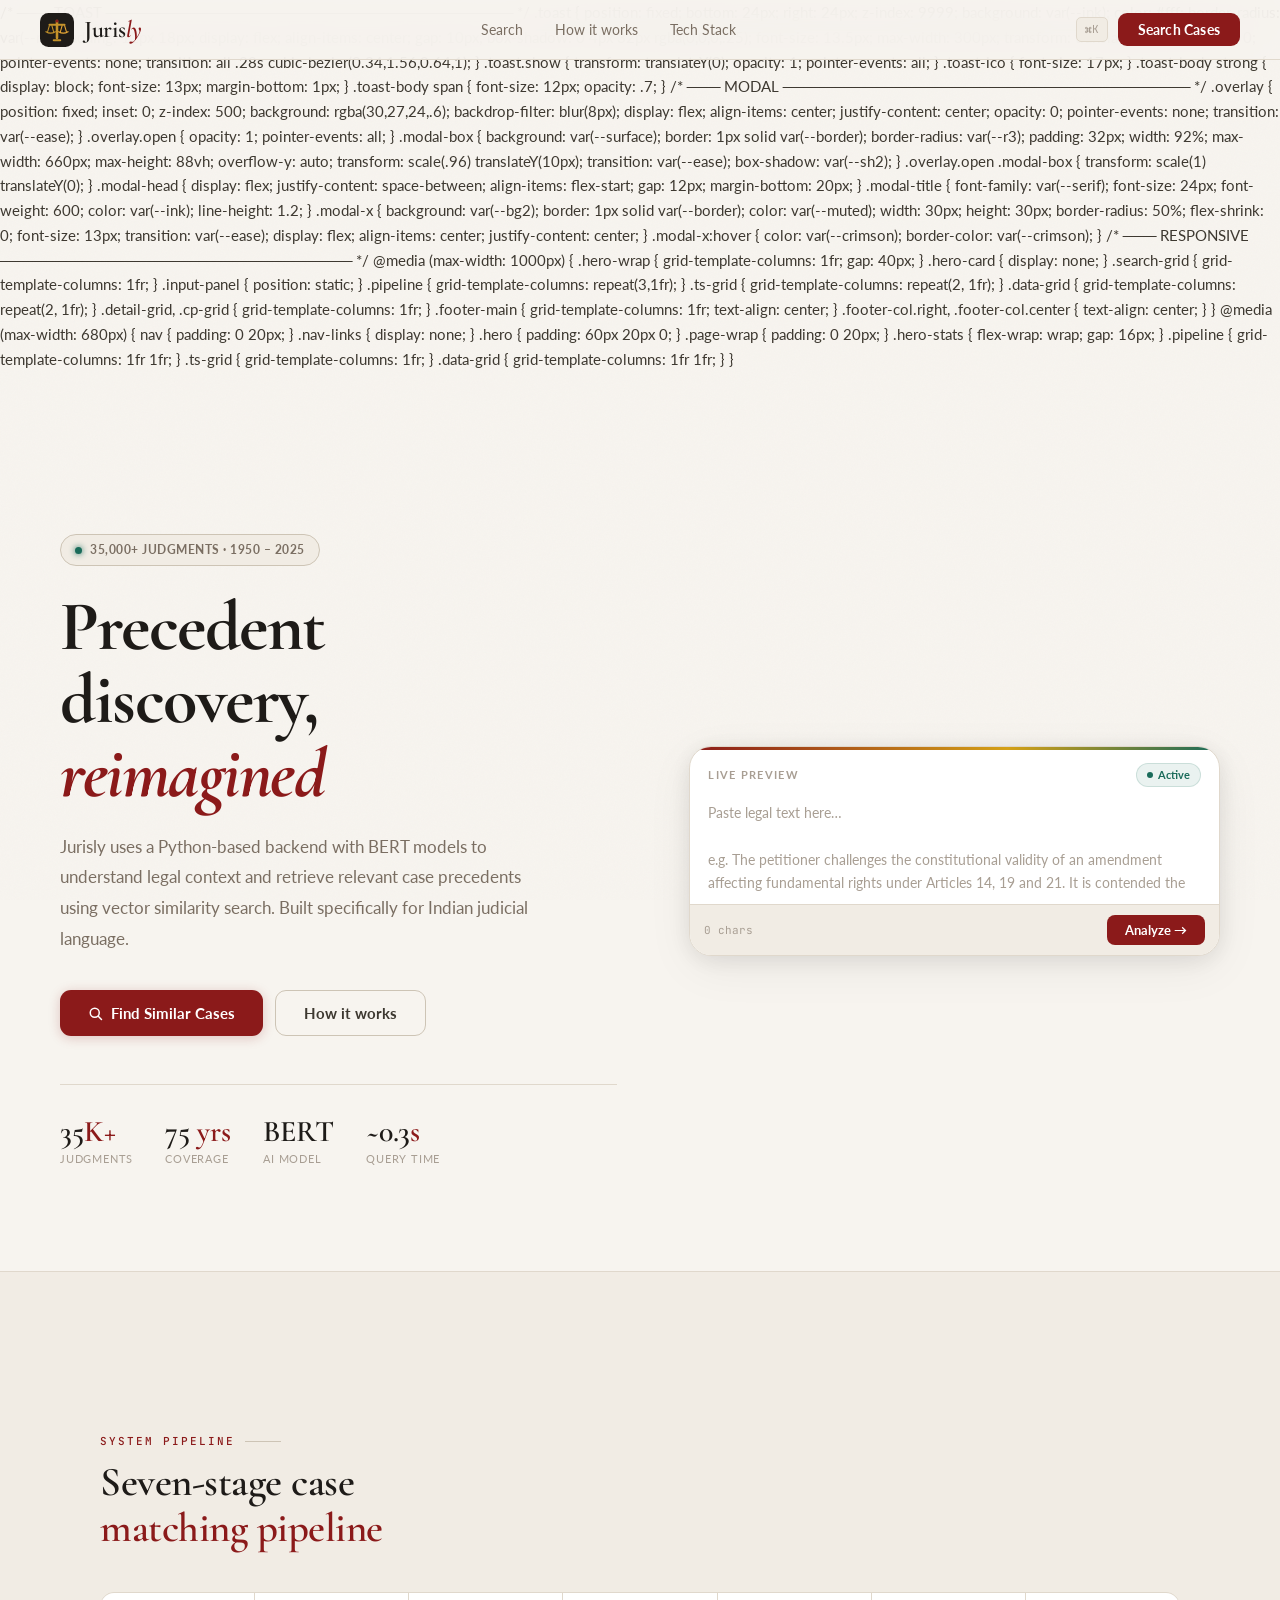
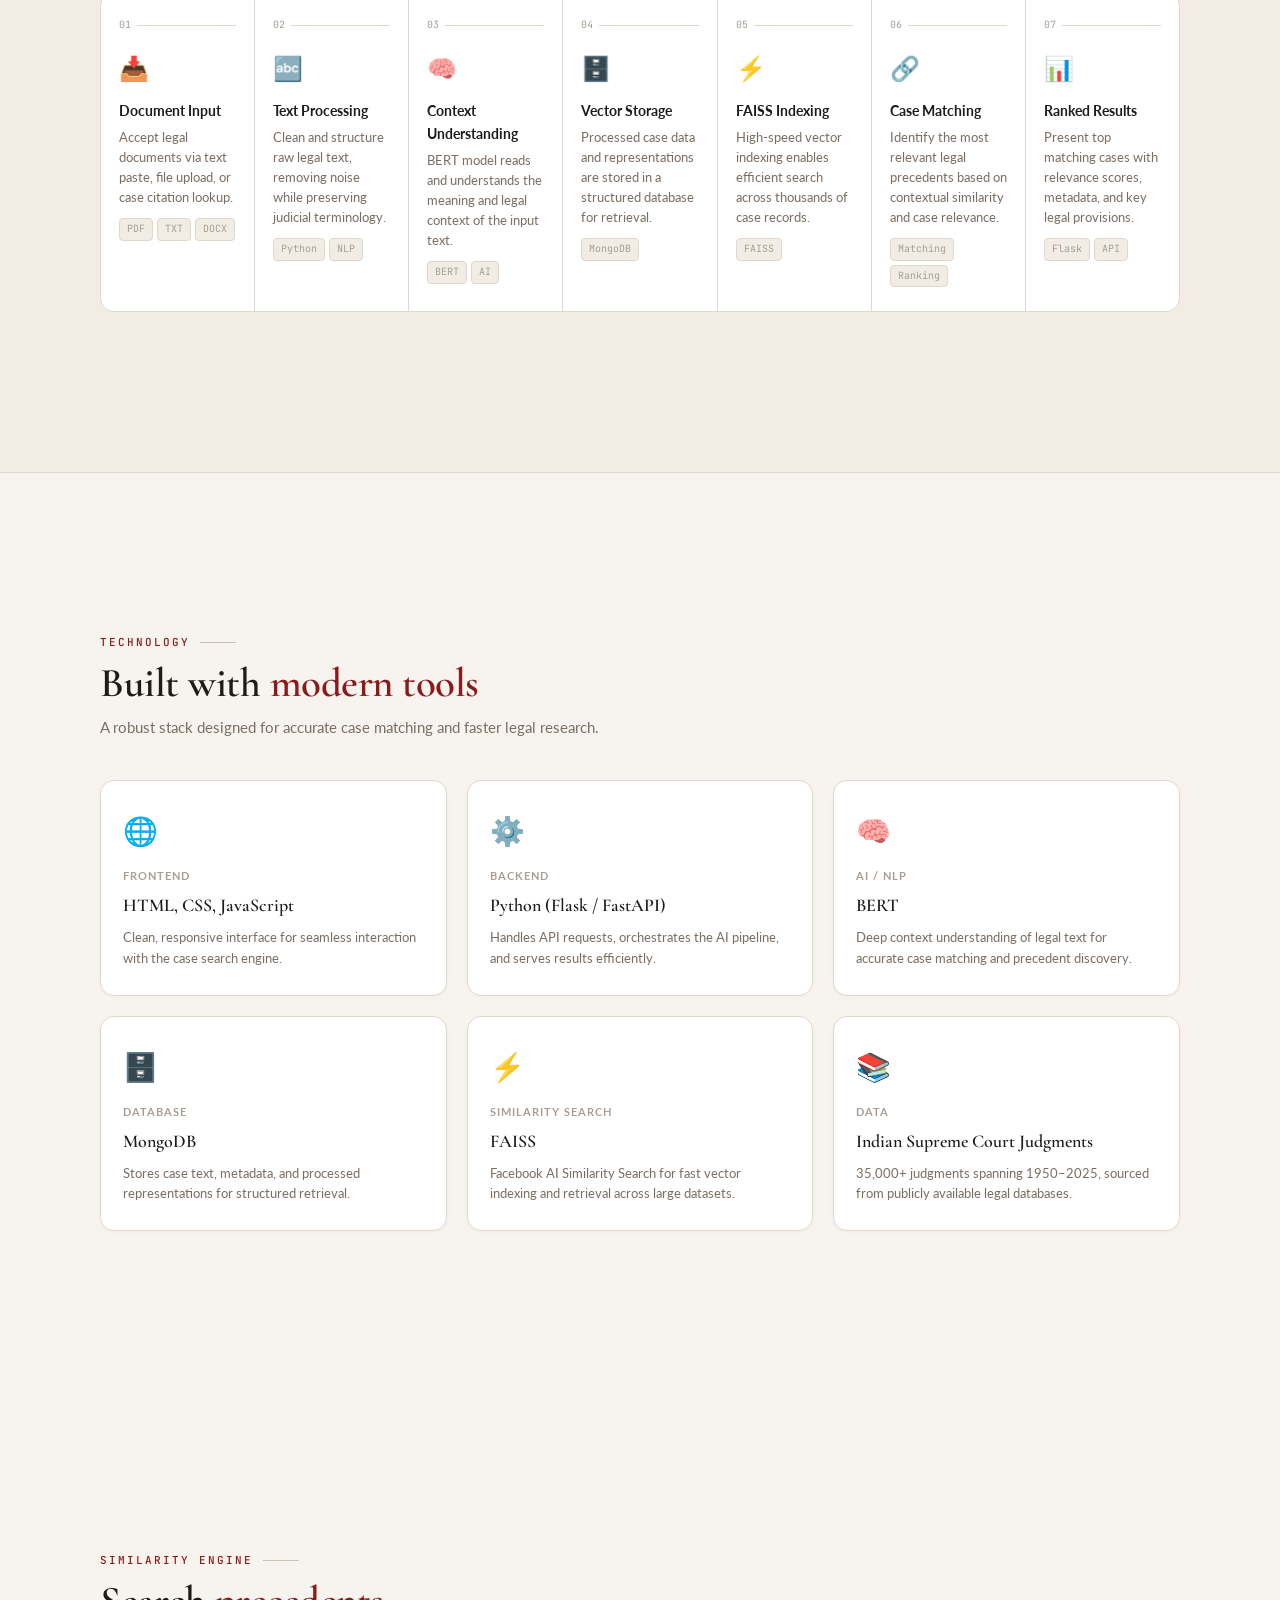
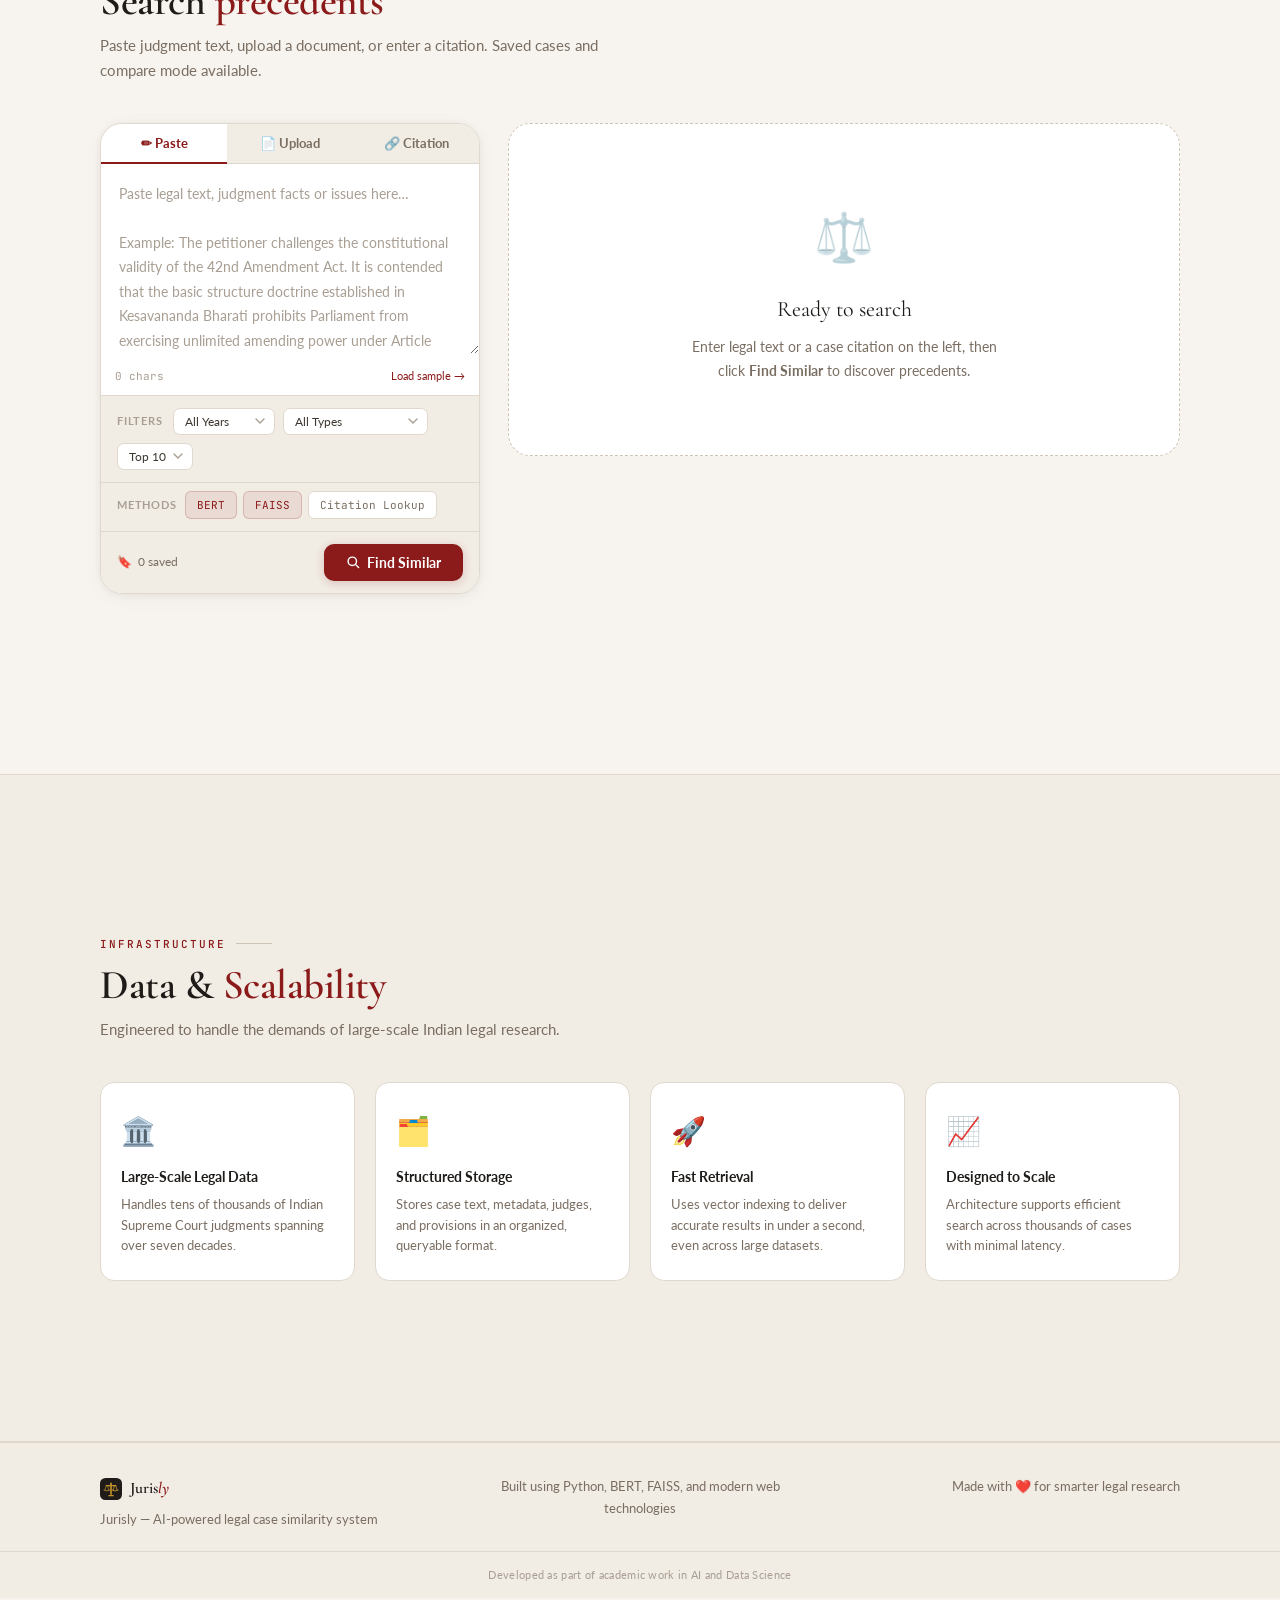
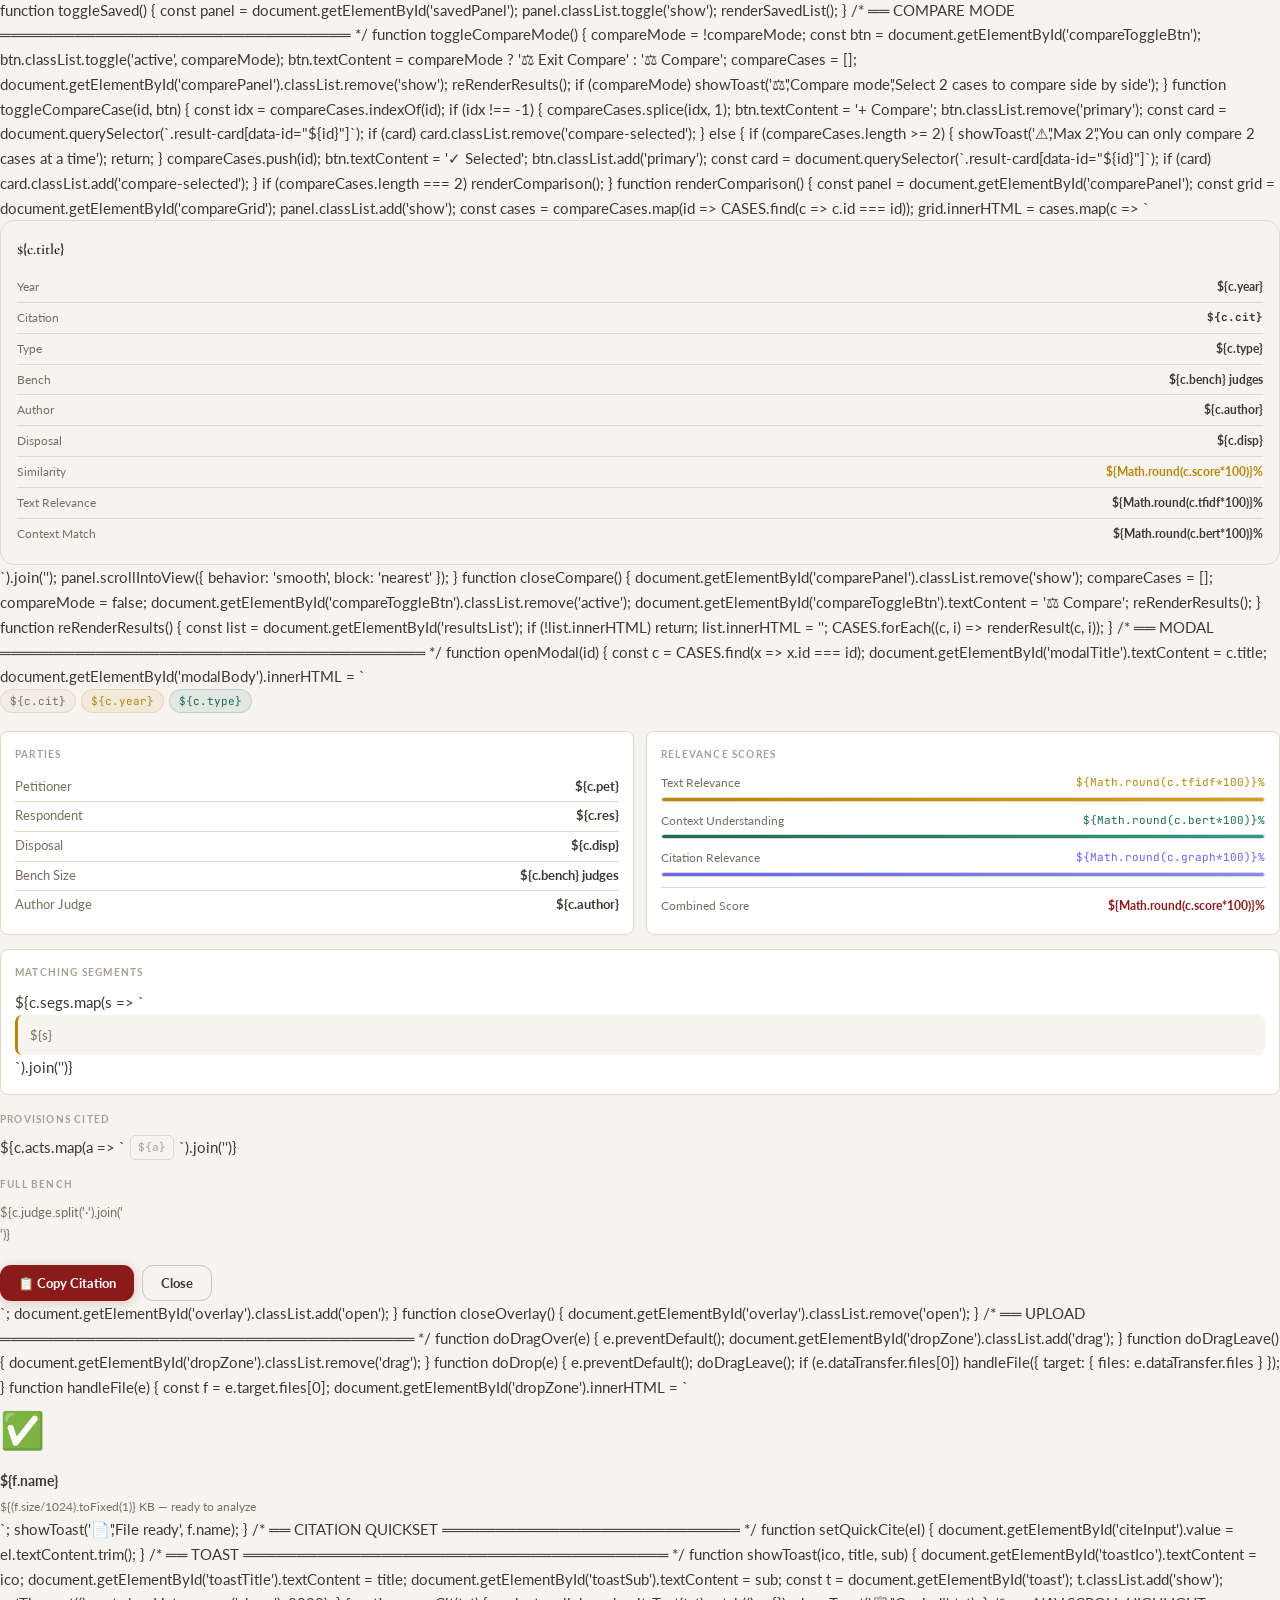
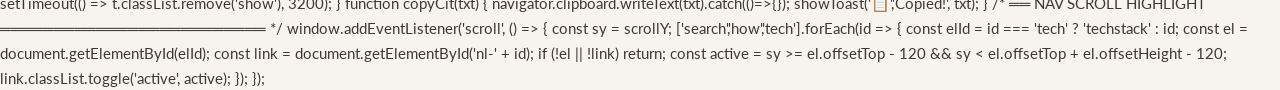
<file: frontend/index.html>
<!DOCTYPE html>
<html lang="en">
<head>
<meta charset="UTF-8"/>
<meta name="viewport" content="width=device-width, initial-scale=1.0"/>
<title>Jurisly — Indian Legal Case Similarity Engine</title>
<meta name="description" content="Find semantically similar Indian Supreme Court cases using AI. 35,000+ judgments from 1950–2025."/>
<link rel="preconnect" href="https://fonts.googleapis.com"/>
<link rel="preconnect" href="https://fonts.gstatic.com" crossorigin/>
<link href="https://fonts.googleapis.com/css2?family=Cormorant+Garamond:ital,wght@0,400;0,500;0,600;0,700;1,400;1,600&family=Lato:wght@300;400;700&family=JetBrains+Mono:wght@400;500&display=swap" rel="stylesheet"/>
<link rel="stylesheet" href="css/main.css">

/* ─── TOAST ───────────────────────────────────── */
.toast {
  position: fixed; bottom: 24px; right: 24px; z-index: 9999;
  background: var(--ink); color: #fff; border-radius: var(--r2);
  padding: 12px 18px; display: flex; align-items: center; gap: 10px;
  box-shadow: 0 4px 32px rgba(0,0,0,.25); font-size: 13.5px; max-width: 300px;
  transform: translateY(60px); opacity: 0; pointer-events: none;
  transition: all .28s cubic-bezier(0.34,1.56,0.64,1);
}
.toast.show { transform: translateY(0); opacity: 1; pointer-events: all; }
.toast-ico { font-size: 17px; }
.toast-body strong { display: block; font-size: 13px; margin-bottom: 1px; }
.toast-body span { font-size: 12px; opacity: .7; }

/* ─── MODAL ───────────────────────────────────── */
.overlay {
  position: fixed; inset: 0; z-index: 500; background: rgba(30,27,24,.6);
  backdrop-filter: blur(8px); display: flex; align-items: center; justify-content: center;
  opacity: 0; pointer-events: none; transition: var(--ease);
}
.overlay.open { opacity: 1; pointer-events: all; }
.modal-box {
  background: var(--surface); border: 1px solid var(--border); border-radius: var(--r3);
  padding: 32px; width: 92%; max-width: 660px; max-height: 88vh; overflow-y: auto;
  transform: scale(.96) translateY(10px); transition: var(--ease); box-shadow: var(--sh2);
}
.overlay.open .modal-box { transform: scale(1) translateY(0); }
.modal-head { display: flex; justify-content: space-between; align-items: flex-start; gap: 12px; margin-bottom: 20px; }
.modal-title { font-family: var(--serif); font-size: 24px; font-weight: 600; color: var(--ink); line-height: 1.2; }
.modal-x { background: var(--bg2); border: 1px solid var(--border); color: var(--muted); width: 30px; height: 30px; border-radius: 50%; flex-shrink: 0; font-size: 13px; transition: var(--ease); display: flex; align-items: center; justify-content: center; }
.modal-x:hover { color: var(--crimson); border-color: var(--crimson); }

/* ─── RESPONSIVE ──────────────────────────────── */
@media (max-width: 1000px) {
  .hero-wrap { grid-template-columns: 1fr; gap: 40px; }
  .hero-card { display: none; }
  .search-grid { grid-template-columns: 1fr; }
  .input-panel { position: static; }
  .pipeline { grid-template-columns: repeat(3,1fr); }
  .ts-grid { grid-template-columns: repeat(2, 1fr); }
  .data-grid { grid-template-columns: repeat(2, 1fr); }
  .detail-grid, .cp-grid { grid-template-columns: 1fr; }
  .footer-main { grid-template-columns: 1fr; text-align: center; }
  .footer-col.right, .footer-col.center { text-align: center; }
}
@media (max-width: 680px) {
  nav { padding: 0 20px; }
  .nav-links { display: none; }
  .hero { padding: 60px 20px 0; }
  .page-wrap { padding: 0 20px; }
  .hero-stats { flex-wrap: wrap; gap: 16px; }
  .pipeline { grid-template-columns: 1fr 1fr; }
  .ts-grid { grid-template-columns: 1fr; }
  .data-grid { grid-template-columns: 1fr 1fr; }
}
</style>
</head>
<body>

<!-- ══ NAV ═══════════════════════════════════════ -->
<nav>
  <div class="logo" onclick="window.scrollTo({top:0,behavior:'smooth'})">
    <!-- Scales of Justice SVG Logo -->
    <svg width="34" height="34" viewBox="0 0 40 40" fill="none" xmlns="http://www.w3.org/2000/svg">
      <rect width="40" height="40" rx="10" fill="#1e1b18"/>
      <!-- base -->
      <rect x="18.5" y="8" width="3" height="23" rx="1.5" fill="#c4922a"/>
      <!-- crossbar -->
      <rect x="10" y="12.5" width="20" height="2.5" rx="1.25" fill="#c4922a"/>
      <!-- left pan strings -->
      <line x1="11" y1="15" x2="9" y2="22" stroke="#c4922a" stroke-width="1.2" stroke-linecap="round"/>
      <line x1="14" y1="15" x2="16" y2="22" stroke="#c4922a" stroke-width="1.2" stroke-linecap="round"/>
      <!-- right pan strings -->
      <line x1="26" y1="15" x2="24" y2="22" stroke="#e8a835" stroke-width="1.2" stroke-linecap="round"/>
      <line x1="29" y1="15" x2="31" y2="22" stroke="#e8a835" stroke-width="1.2" stroke-linecap="round"/>
      <!-- pans -->
      <path d="M7 22 Q12.5 25.5 18 22" stroke="#c4922a" stroke-width="1.4" fill="none" stroke-linecap="round"/>
      <path d="M22 22 Q27.5 25.5 33 22" stroke="#e8a835" stroke-width="1.4" fill="none" stroke-linecap="round"/>
      <!-- base foot -->
      <rect x="15" y="31" width="10" height="2.2" rx="1.1" fill="#c4922a"/>
      <!-- decorative dot -->
      <circle cx="20" cy="9.5" r="1.8" fill="#8b1a1a"/>
    </svg>
    <span class="logo-text">Juris<em>ly</em></span>
  </div>

  <div class="nav-links">
    <a href="#search" class="nav-link" id="nl-search">Search</a>
    <a href="#how" class="nav-link" id="nl-how">How it works</a>
    <a href="#techstack" class="nav-link" id="nl-tech">Tech Stack</a>
  </div>

  <div class="nav-right">
    <span class="kbd-hint" title="Press ⌘K to focus search" onclick="focusSearch()">⌘K</span>
    <button class="btn-cta" onclick="document.getElementById('search').scrollIntoView({behavior:'smooth'})">Search Cases</button>
  </div>
</nav>

<!-- ══ HERO ═══════════════════════════════════════ -->
<section class="hero">
  <div class="hero-wrap">
    <!-- Left -->
    <div>
      <div class="hero-badge">
        <span class="pulse-dot"></span>
        35,000+ Judgments · 1950 – 2025
      </div>
      <h1 class="hero-h1">
        Precedent<br>discovery,<br><em>reimagined</em>
      </h1>
      <p class="hero-sub">
        Jurisly uses a Python-based backend with BERT models to understand legal context and retrieve relevant case precedents using vector similarity search. Built specifically for Indian judicial language.
      </p>
      <div class="hero-actions">
        <button class="btn-primary" onclick="focusSearch()">
          <svg width="15" height="15" viewBox="0 0 20 20" fill="none"><circle cx="9" cy="9" r="6" stroke="white" stroke-width="2"/><path d="M14 14l4 4" stroke="white" stroke-width="2" stroke-linecap="round"/></svg>
          Find Similar Cases
        </button>
        <button class="btn-outline" onclick="document.getElementById('how').scrollIntoView({behavior:'smooth'})">How it works</button>
      </div>
      <div class="hero-stats">
        <div class="stat"><span class="stat-n">35<em>K+</em></span><span class="stat-l">Judgments</span></div>
        <div class="stat"><span class="stat-n">75<em> yrs</em></span><span class="stat-l">Coverage</span></div>
        <div class="stat"><span class="stat-n">BERT</span><span class="stat-l">AI Model</span></div>
        <div class="stat"><span class="stat-n">~0.3<em>s</em></span><span class="stat-l">Query Time</span></div>
      </div>
    </div>

    <!-- Right: Live preview card -->
    <div class="hero-card">
      <div class="hc-top">
        <span class="hc-label">Live Preview</span>
        <span class="hc-status">
          <span style="width:6px;height:6px;border-radius:50%;background:var(--teal);display:inline-block"></span>
          Active
        </span>
      </div>
      <textarea class="hc-textarea" id="heroText"
        placeholder="Paste legal text here…&#10;&#10;e.g. The petitioner challenges the constitutional validity of an amendment affecting fundamental rights under Articles 14, 19 and 21. It is contended the basic structure doctrine prohibits such encroachment…"
      ></textarea>
      <div class="hc-progress" id="hcProg"><div class="hc-progress-fill" id="hcFill"></div></div>
      <div class="hc-bar-label" id="hcLbl"></div>
      <div class="hc-foot">
        <span class="hc-count" id="hcCount">0 chars</span>
        <button class="hc-run" id="hcBtn" onclick="heroRun()">
          Analyze →
        </button>
      </div>
      <div class="hc-results" id="hcResults"></div>
    </div>
  </div>
</section>

<!-- ══ HOW IT WORKS ════════════════════════════════ -->
<section id="how">
  <div class="page-wrap" style="padding-top:80px;padding-bottom:80px">
    <div class="section-head">
      <div class="section-eye">System Pipeline</div>
      <h2 class="section-h">Seven-stage case<br><span>matching pipeline</span></h2>
    </div>
    <div class="pipeline">
      <div class="pipe-step">
        <div class="pipe-n">01</div>
        <span class="pipe-ico">📥</span>
        <div class="pipe-title">Document Input</div>
        <div class="pipe-desc">Accept legal documents via text paste, file upload, or case citation lookup.</div>
        <div class="pipe-tags"><span class="pipe-tag">PDF</span><span class="pipe-tag">TXT</span><span class="pipe-tag">DOCX</span></div>
      </div>
      <div class="pipe-step">
        <div class="pipe-n">02</div>
        <span class="pipe-ico">🔤</span>
        <div class="pipe-title">Text Processing</div>
        <div class="pipe-desc">Clean and structure raw legal text, removing noise while preserving judicial terminology.</div>
        <div class="pipe-tags"><span class="pipe-tag">Python</span><span class="pipe-tag">NLP</span></div>
      </div>
      <div class="pipe-step">
        <div class="pipe-n">03</div>
        <span class="pipe-ico">🧠</span>
        <div class="pipe-title">Context Understanding</div>
        <div class="pipe-desc">BERT model reads and understands the meaning and legal context of the input text.</div>
        <div class="pipe-tags"><span class="pipe-tag">BERT</span><span class="pipe-tag">AI</span></div>
      </div>
      <div class="pipe-step">
        <div class="pipe-n">04</div>
        <span class="pipe-ico">🗄️</span>
        <div class="pipe-title">Vector Storage</div>
        <div class="pipe-desc">Processed case data and representations are stored in a structured database for retrieval.</div>
        <div class="pipe-tags"><span class="pipe-tag">MongoDB</span></div>
      </div>
      <div class="pipe-step">
        <div class="pipe-n">05</div>
        <span class="pipe-ico">⚡</span>
        <div class="pipe-title">FAISS Indexing</div>
        <div class="pipe-desc">High-speed vector indexing enables efficient search across thousands of case records.</div>
        <div class="pipe-tags"><span class="pipe-tag">FAISS</span></div>
      </div>
      <div class="pipe-step">
        <div class="pipe-n">06</div>
        <span class="pipe-ico">🔗</span>
        <div class="pipe-title">Case Matching</div>
        <div class="pipe-desc">Identify the most relevant legal precedents based on contextual similarity and case relevance.</div>
        <div class="pipe-tags"><span class="pipe-tag">Matching</span><span class="pipe-tag">Ranking</span></div>
      </div>
      <div class="pipe-step">
        <div class="pipe-n">07</div>
        <span class="pipe-ico">📊</span>
        <div class="pipe-title">Ranked Results</div>
        <div class="pipe-desc">Present top matching cases with relevance scores, metadata, and key legal provisions.</div>
        <div class="pipe-tags"><span class="pipe-tag">Flask</span><span class="pipe-tag">API</span></div>
      </div>
    </div>
  </div>
</section>

<!-- ══ TECH STACK ═════════════════════════════════════ -->
<section id="techstack">
  <div class="page-wrap" style="padding-top:80px;padding-bottom:80px">
    <div class="section-head">
      <div class="section-eye">Technology</div>
      <h2 class="section-h">Built with <span>modern tools</span></h2>
      <p class="section-sub">A robust stack designed for accurate case matching and faster legal research.</p>
    </div>
    <div class="ts-grid">
      <div class="ts-card">
        <span class="ts-ico">🌐</span>
        <div class="ts-label">Frontend</div>
        <div class="ts-name">HTML, CSS, JavaScript</div>
        <div class="ts-desc">Clean, responsive interface for seamless interaction with the case search engine.</div>
      </div>
      <div class="ts-card">
        <span class="ts-ico">⚙️</span>
        <div class="ts-label">Backend</div>
        <div class="ts-name">Python (Flask / FastAPI)</div>
        <div class="ts-desc">Handles API requests, orchestrates the AI pipeline, and serves results efficiently.</div>
      </div>
      <div class="ts-card">
        <span class="ts-ico">🧠</span>
        <div class="ts-label">AI / NLP</div>
        <div class="ts-name">BERT</div>
        <div class="ts-desc">Deep context understanding of legal text for accurate case matching and precedent discovery.</div>
      </div>
      <div class="ts-card">
        <span class="ts-ico">🗄️</span>
        <div class="ts-label">Database</div>
        <div class="ts-name">MongoDB</div>
        <div class="ts-desc">Stores case text, metadata, and processed representations for structured retrieval.</div>
      </div>
      <div class="ts-card">
        <span class="ts-ico">⚡</span>
        <div class="ts-label">Similarity Search</div>
        <div class="ts-name">FAISS</div>
        <div class="ts-desc">Facebook AI Similarity Search for fast vector indexing and retrieval across large datasets.</div>
      </div>
      <div class="ts-card">
        <span class="ts-ico">📚</span>
        <div class="ts-label">Data</div>
        <div class="ts-name">Indian Supreme Court Judgments</div>
        <div class="ts-desc">35,000+ judgments spanning 1950–2025, sourced from publicly available legal databases.</div>
      </div>
    </div>
  </div>
</section>

<!-- ══ SEARCH ENGINE ════════════════════════════════ -->
<section id="search">
  <div class="page-wrap" style="padding-top:80px;padding-bottom:100px">
    <div class="section-head">
      <div class="section-eye">Similarity Engine</div>
      <h2 class="section-h">Search <span>precedents</span></h2>
      <p class="section-sub">Paste judgment text, upload a document, or enter a citation. Saved cases and compare mode available.</p>
    </div>

    <div class="search-grid">

      <!-- ── Input Panel ── -->
      <div class="input-panel">
        <div class="tabs">
          <button class="tab-btn on" onclick="switchTab('text',this)">✏ Paste</button>
          <button class="tab-btn" onclick="switchTab('upload',this)">📄 Upload</button>
          <button class="tab-btn" onclick="switchTab('cite',this)">🔗 Citation</button>
        </div>

        <!-- Text -->
        <div id="tab-text">
          <textarea class="text-input" id="mainText" autofocus
            placeholder="Paste legal text, judgment facts or issues here…&#10;&#10;Example: The petitioner challenges the constitutional validity of the 42nd Amendment Act. It is contended that the basic structure doctrine established in Kesavananda Bharati prohibits Parliament from exercising unlimited amending power under Article 368…"
          ></textarea>
          <div style="padding:6px 14px 10px;display:flex;justify-content:space-between;align-items:center;">
            <span style="font-size:11px;color:var(--quiet);font-family:var(--mono)" id="charCount">0 chars</span>
            <button style="font-size:11px;color:var(--crimson);background:none;border:none;cursor:pointer;font-family:var(--sans)" onclick="loadSample()">Load sample →</button>
          </div>
        </div>

        <!-- Upload -->
        <div id="tab-upload" style="display:none">
          <div class="upload-area" id="dropZone"
            ondragover="doDragOver(event)" ondragleave="doDragLeave(event)" ondrop="doDrop(event)"
            onclick="document.getElementById('fileInput').click()">
            <div class="upload-ico">📁</div>
            <div class="upload-txt">Drop file here or click to browse</div>
            <div class="upload-sub">Supports PDF · TXT · DOCX</div>
            <div class="fmt-row"><span class="fmt">.pdf</span><span class="fmt">.txt</span><span class="fmt">.docx</span></div>
          </div>
          <input type="file" id="fileInput" accept=".pdf,.txt,.docx" style="display:none" onchange="handleFile(event)"/>
        </div>

        <!-- Citation -->
        <div id="tab-cite" style="display:none">
          <div class="cite-body">
            <input class="cite-input" id="citeInput" type="text" placeholder="e.g. AIR 1973 SC 1461 or Kesavananda Bharati v. State of Kerala"/>
            <div class="cite-hint">Supports: AIR citations · case names · CNR numbers</div>
            <div class="quick-row">Landmark Cases</div>
            <div class="qc-item" onclick="setQuickCite(this)">Kesavananda Bharati v. State of Kerala — AIR 1973 SC 1461</div>
            <div class="qc-item" onclick="setQuickCite(this)">Maneka Gandhi v. Union of India — AIR 1978 SC 597</div>
            <div class="qc-item" onclick="setQuickCite(this)">S.R. Bommai v. Union of India — AIR 1994 SC 1918</div>
            <div class="qc-item" onclick="setQuickCite(this)">Vishaka v. State of Rajasthan — AIR 1997 SC 3011</div>
            <div class="qc-item" onclick="setQuickCite(this)">A.K. Gopalan v. State of Madras — AIR 1950 SC 27</div>
          </div>
        </div>

        <!-- Filters -->
        <div class="filter-bar">
          <span class="filter-label">Filters</span>
          <select class="fsel" id="fYear">
            <option value="">All Years</option>
            <option value="1950-1980">1950–1980</option>
            <option value="1981-2000">1981–2000</option>
            <option value="2001-2015">2001–2015</option>
            <option value="2016-2025">2016–2025</option>
          </select>
          <select class="fsel" id="fType">
            <option value="">All Types</option>
            <option value="Constitutional">Constitutional</option>
            <option value="Criminal">Criminal Law</option>
            <option value="Civil">Civil Law</option>
            <option value="Federalism">Federalism</option>
            <option value="Fundamental Rights">Fundamental Rights</option>
          </select>
          <select class="fsel" id="fTop">
            <option value="5">Top 5</option>
            <option value="10" selected>Top 10</option>
            <option value="20">Top 20</option>
          </select>
        </div>

        <!-- Method chips -->
        <div class="filter-bar" style="gap:6px;padding-top:8px">
          <span class="filter-label">Methods</span>
          <div class="toggle-chip on" onclick="this.classList.toggle('on')">BERT</div>
          <div class="toggle-chip on" onclick="this.classList.toggle('on')">FAISS</div>
          <div class="toggle-chip" onclick="this.classList.toggle('on')">Citation Lookup</div>
        </div>

        <div class="panel-foot">
          <div class="saved-count">
            <span>🔖</span>
            <span id="savedCountText">0 saved</span>
            <button class="saved-btn" id="viewSavedBtn" onclick="toggleSaved()" style="display:none">View</button>
          </div>
          <button class="run-btn" id="runBtn" onclick="runSearch()">
            <svg width="14" height="14" viewBox="0 0 20 20" fill="none"><circle cx="9" cy="9" r="6" stroke="white" stroke-width="2"/><path d="M14 14l4 4" stroke="white" stroke-width="2" stroke-linecap="round"/></svg>
            Find Similar
          </button>
        </div>
        <div class="ip-prog" id="ipProg"><div class="ip-prog-fill" id="ipFill"></div></div>
      </div>

      <!-- ── Results Panel ── -->
      <div class="results-wrap">

        <!-- Saved Cases Panel -->
        <div class="saved-panel" id="savedPanel">
          <div class="sp-head">
            <span class="sp-title">Saved Cases</span>
            <button class="sp-clear" onclick="clearSaved()">Clear all</button>
          </div>
          <div class="saved-list" id="savedList"></div>
        </div>

        <!-- Compare Panel -->
        <div class="compare-panel" id="comparePanel">
          <div class="cp-head">
            <span class="cp-title">Case Comparison</span>
            <button class="cp-close" onclick="closeCompare()">✕</button>
          </div>
          <div class="cp-grid" id="compareGrid">
            <div class="cp-empty">Select a case to compare →</div>
            <div class="cp-empty">Select another case →</div>
          </div>
        </div>

        <!-- Top bar -->
        <div class="res-top-bar" id="resTopBar">
          <div class="res-meta-text" id="resMetaText"></div>
          <div class="res-controls">
            <select class="sort-sel" onchange="sortResults(this.value)">
              <option value="score">Sort: Similarity</option>
              <option value="year-d">Year: Newest</option>
              <option value="year-a">Year: Oldest</option>
            </select>
            <button class="compare-btn" id="compareToggleBtn" onclick="toggleCompareMode()">⚖ Compare</button>
          </div>
        </div>

        <!-- Empty state -->
        <div class="empty-state" id="emptyState">
          <div class="empty-ico">⚖️</div>
          <div class="empty-title">Ready to search</div>
          <div class="empty-sub">Enter legal text or a case citation on the left, then click <strong>Find Similar</strong> to discover precedents.</div>
        </div>

        <!-- Skeleton -->
        <div id="skelContainer" style="display:none">
          <div class="skel-card"><div style="display:flex;gap:14px"><div class="skel" style="width:54px;height:54px;border-radius:50%;flex-shrink:0"></div><div style="flex:1"><div class="skel" style="height:14px;width:66%;margin-bottom:10px"></div><div class="skel" style="height:18px;width:38%;border-radius:100px;margin-bottom:11px"></div><div class="skel" style="height:12px;margin-bottom:6px"></div><div class="skel" style="height:12px;width:78%"></div></div></div></div>
          <div class="skel-card" style="margin-top:12px"><div style="display:flex;gap:14px"><div class="skel" style="width:54px;height:54px;border-radius:50%;flex-shrink:0"></div><div style="flex:1"><div class="skel" style="height:14px;width:55%;margin-bottom:10px"></div><div class="skel" style="height:18px;width:44%;border-radius:100px;margin-bottom:11px"></div><div class="skel" style="height:12px;margin-bottom:6px"></div><div class="skel" style="height:12px;width:82%"></div></div></div></div>
          <div class="skel-card" style="margin-top:12px"><div style="display:flex;gap:14px"><div class="skel" style="width:54px;height:54px;border-radius:50%;flex-shrink:0"></div><div style="flex:1"><div class="skel" style="height:14px;width:72%;margin-bottom:10px"></div><div class="skel" style="height:18px;width:35%;border-radius:100px;margin-bottom:11px"></div><div class="skel" style="height:12px;margin-bottom:6px"></div><div class="skel" style="height:12px;width:65%"></div></div></div></div>
        </div>

        <!-- Results -->
        <div id="resultsList"></div>
      </div>
    </div>
  </div>
</section>

<!-- ══ DATA & SCALABILITY ═══════════════════════════ -->
<section id="data">
  <div class="page-wrap" style="padding-top:80px;padding-bottom:80px">
    <div class="section-head">
      <div class="section-eye">Infrastructure</div>
      <h2 class="section-h">Data & <span>Scalability</span></h2>
      <p class="section-sub">Engineered to handle the demands of large-scale Indian legal research.</p>
    </div>
    <div class="data-grid">
      <div class="data-card">
        <span class="data-ico">🏛️</span>
        <div class="data-title">Large-Scale Legal Data</div>
        <div class="data-desc">Handles tens of thousands of Indian Supreme Court judgments spanning over seven decades.</div>
      </div>
      <div class="data-card">
        <span class="data-ico">🗂️</span>
        <div class="data-title">Structured Storage</div>
        <div class="data-desc">Stores case text, metadata, judges, and provisions in an organized, queryable format.</div>
      </div>
      <div class="data-card">
        <span class="data-ico">🚀</span>
        <div class="data-title">Fast Retrieval</div>
        <div class="data-desc">Uses vector indexing to deliver accurate results in under a second, even across large datasets.</div>
      </div>
      <div class="data-card">
        <span class="data-ico">📈</span>
        <div class="data-title">Designed to Scale</div>
        <div class="data-desc">Architecture supports efficient search across thousands of cases with minimal latency.</div>
      </div>
    </div>
  </div>
</section>

<!-- ══ FOOTER ═════════════════════════════════════ -->
<footer class="site-footer">
  <div class="footer-main">
    <div class="footer-col">
      <div class="footer-brand">
        <svg width="22" height="22" viewBox="0 0 40 40" fill="none"><rect width="40" height="40" rx="10" fill="#1e1b18"/><rect x="18.5" y="8" width="3" height="23" rx="1.5" fill="#c4922a"/><rect x="10" y="12.5" width="20" height="2.5" rx="1.25" fill="#c4922a"/><line x1="11" y1="15" x2="9" y2="22" stroke="#c4922a" stroke-width="1.2" stroke-linecap="round"/><line x1="14" y1="15" x2="16" y2="22" stroke="#c4922a" stroke-width="1.2" stroke-linecap="round"/><line x1="26" y1="15" x2="24" y2="22" stroke="#e8a835" stroke-width="1.2" stroke-linecap="round"/><line x1="29" y1="15" x2="31" y2="22" stroke="#e8a835" stroke-width="1.2" stroke-linecap="round"/><path d="M7 22 Q12.5 25.5 18 22" stroke="#c4922a" stroke-width="1.4" fill="none" stroke-linecap="round"/><path d="M22 22 Q27.5 25.5 33 22" stroke="#e8a835" stroke-width="1.4" fill="none" stroke-linecap="round"/><rect x="15" y="31" width="10" height="2.2" rx="1.1" fill="#c4922a"/></svg>
        <span class="footer-brand-text">Juris<em>ly</em></span>
      </div>
      Jurisly — AI-powered legal case similarity system
    </div>
    <div class="footer-col center">
      Built using Python, BERT, FAISS, and modern web technologies
    </div>
    <div class="footer-col right">
      Made with ❤️ for smarter legal research
    </div>
  </div>
  <div class="footer-bottom">
    Developed as part of academic work in AI and Data Science
  </div>
</footer>


<!-- Toast -->
<div class="toast" id="toast">
  <span class="toast-ico" id="toastIco"></span>
  <div class="toast-body"><strong id="toastTitle"></strong><span id="toastSub"></span></div>
</div>

<!-- Modal -->
<div class="overlay" id="overlay" onclick="if(event.target===this)closeOverlay()">
  <div class="modal-box">
    <div class="modal-head">
      <span class="modal-title" id="modalTitle"></span>
      <button class="modal-x" onclick="closeOverlay()">✕</button>
    </div>
    <div id="modalBody"></div>
  </div>
</div>

<script>
/* ══ CASE DATA ════════════════════════════════════ */
<script src="js/api.js"></script>
<script src="js/ui.js"></script>
<script src="js/search.js"></script>

function toggleSaved() {
  const panel = document.getElementById('savedPanel');
  panel.classList.toggle('show');
  renderSavedList();
}

/* ══ COMPARE MODE ═════════════════════════════════ */
function toggleCompareMode() {
  compareMode = !compareMode;
  const btn = document.getElementById('compareToggleBtn');
  btn.classList.toggle('active', compareMode);
  btn.textContent = compareMode ? '⚖ Exit Compare' : '⚖ Compare';
  compareCases = [];
  document.getElementById('comparePanel').classList.remove('show');
  reRenderResults();
  if (compareMode) showToast('⚖','Compare mode','Select 2 cases to compare side by side');
}

function toggleCompareCase(id, btn) {
  const idx = compareCases.indexOf(id);
  if (idx !== -1) {
    compareCases.splice(idx, 1);
    btn.textContent = '+ Compare'; btn.classList.remove('primary');
    const card = document.querySelector(`.result-card[data-id="${id}"]`);
    if (card) card.classList.remove('compare-selected');
  } else {
    if (compareCases.length >= 2) { showToast('⚠','Max 2','You can only compare 2 cases at a time'); return; }
    compareCases.push(id);
    btn.textContent = '✓ Selected'; btn.classList.add('primary');
    const card = document.querySelector(`.result-card[data-id="${id}"]`);
    if (card) card.classList.add('compare-selected');
  }
  if (compareCases.length === 2) renderComparison();
}

function renderComparison() {
  const panel = document.getElementById('comparePanel');
  const grid = document.getElementById('compareGrid');
  panel.classList.add('show');
  const cases = compareCases.map(id => CASES.find(c => c.id === id));
  grid.innerHTML = cases.map(c => `
    <div class="cp-case">
      <div class="cp-case-title">${c.title}</div>
      <div class="cp-row"><span class="cp-row-k">Year</span><span class="cp-row-v">${c.year}</span></div>
      <div class="cp-row"><span class="cp-row-k">Citation</span><span class="cp-row-v" style="font-family:var(--mono);font-size:11px">${c.cit}</span></div>
      <div class="cp-row"><span class="cp-row-k">Type</span><span class="cp-row-v">${c.type}</span></div>
      <div class="cp-row"><span class="cp-row-k">Bench</span><span class="cp-row-v">${c.bench} judges</span></div>
      <div class="cp-row"><span class="cp-row-k">Author</span><span class="cp-row-v">${c.author}</span></div>
      <div class="cp-row"><span class="cp-row-k">Disposal</span><span class="cp-row-v">${c.disp}</span></div>
      <div class="cp-row"><span class="cp-row-k">Similarity</span><span class="cp-row-v" style="color:var(--gold)">${Math.round(c.score*100)}%</span></div>
      <div class="cp-row"><span class="cp-row-k">Text Relevance</span><span class="cp-row-v">${Math.round(c.tfidf*100)}%</span></div>
      <div class="cp-row"><span class="cp-row-k">Context Match</span><span class="cp-row-v">${Math.round(c.bert*100)}%</span></div>
    </div>`).join('');
  panel.scrollIntoView({ behavior: 'smooth', block: 'nearest' });
}

function closeCompare() {
  document.getElementById('comparePanel').classList.remove('show');
  compareCases = [];
  compareMode = false;
  document.getElementById('compareToggleBtn').classList.remove('active');
  document.getElementById('compareToggleBtn').textContent = '⚖ Compare';
  reRenderResults();
}

function reRenderResults() {
  const list = document.getElementById('resultsList');
  if (!list.innerHTML) return;
  list.innerHTML = '';
  CASES.forEach((c, i) => renderResult(c, i));
}

/* ══ MODAL ════════════════════════════════════════ */
function openModal(id) {
  const c = CASES.find(x => x.id === id);
  document.getElementById('modalTitle').textContent = c.title;
  document.getElementById('modalBody').innerHTML = `
    <div style="display:flex;flex-wrap:wrap;gap:5px;margin-bottom:18px">
      <span class="pill p-cit">${c.cit}</span>
      <span class="pill p-yr">${c.year}</span>
      <span class="pill p-tp">${c.type}</span>
    </div>
    <div class="detail-grid" style="margin-bottom:14px">
      <div class="d-block">
        <div class="d-head">Parties</div>
        <div class="d-row"><span class="d-k">Petitioner</span><span class="d-v">${c.pet}</span></div>
        <div class="d-row"><span class="d-k">Respondent</span><span class="d-v">${c.res}</span></div>
        <div class="d-row"><span class="d-k">Disposal</span><span class="d-v">${c.disp}</span></div>
        <div class="d-row"><span class="d-k">Bench Size</span><span class="d-v">${c.bench} judges</span></div>
        <div class="d-row"><span class="d-k">Author Judge</span><span class="d-v">${c.author}</span></div>
      </div>
      <div class="d-block">
        <div class="d-head">Relevance Scores</div>
        <div class="srow"><div class="slabel"><span>Text Relevance</span><span style="color:var(--gold)">${Math.round(c.tfidf*100)}%</span></div><div class="strack"><div class="sfill sf1" style="width:${Math.round(c.tfidf*100)}%"></div></div></div>
        <div class="srow"><div class="slabel"><span>Context Understanding</span><span style="color:var(--teal)">${Math.round(c.bert*100)}%</span></div><div class="strack"><div class="sfill sf2" style="width:${Math.round(c.bert*100)}%"></div></div></div>
        <div class="srow"><div class="slabel"><span>Citation Relevance</span><span style="color:#6366f1">${Math.round(c.graph*100)}%</span></div><div class="strack"><div class="sfill sf3" style="width:${Math.round(c.graph*100)}%"></div></div></div>
        <div style="margin-top:10px;padding-top:8px;border-top:1px solid var(--border);font-size:12px;display:flex;justify-content:space-between"><span style="color:var(--muted)">Combined Score</span><strong style="color:var(--crimson)">${Math.round(c.score*100)}%</strong></div>
      </div>
    </div>
    <div class="seg-block" style="margin-bottom:16px">
      <div class="seg-h">Matching Segments</div>
      ${c.segs.map(s => `<div class="seg">${s}</div>`).join('')}
    </div>
    <div style="margin-bottom:16px">
      <div class="seg-h" style="margin-bottom:8px">Provisions Cited</div>
      <div style="display:flex;flex-wrap:wrap;gap:5px">${c.acts.map(a => `<span class="act">${a}</span>`).join('')}</div>
    </div>
    <div style="margin-bottom:8px">
      <div class="seg-h" style="margin-bottom:8px">Full Bench</div>
      <div style="font-size:13px;color:var(--muted);line-height:1.7">${c.judge.split('·').join('<br>')}</div>
    </div>
    <div style="display:flex;gap:8px;margin-top:20px;flex-wrap:wrap">
      <button class="btn-primary" style="font-size:13px;padding:9px 18px" onclick="copyCit('${c.cit}')">📋 Copy Citation</button>
      <button class="btn-outline" style="font-size:13px;padding:9px 18px" onclick="closeOverlay()">Close</button>
    </div>`;
  document.getElementById('overlay').classList.add('open');
}
function closeOverlay() { document.getElementById('overlay').classList.remove('open'); }

/* ══ UPLOAD ═══════════════════════════════════════ */
function doDragOver(e) { e.preventDefault(); document.getElementById('dropZone').classList.add('drag'); }
function doDragLeave() { document.getElementById('dropZone').classList.remove('drag'); }
function doDrop(e) { e.preventDefault(); doDragLeave(); if (e.dataTransfer.files[0]) handleFile({ target: { files: e.dataTransfer.files } }); }
function handleFile(e) {
  const f = e.target.files[0];
  document.getElementById('dropZone').innerHTML = `<div class="upload-ico">✅</div><div class="upload-txt">${f.name}</div><div class="upload-sub">${(f.size/1024).toFixed(1)} KB — ready to analyze</div>`;
  showToast('📄','File ready', f.name);
}

/* ══ CITATION QUICKSET ════════════════════════════ */
function setQuickCite(el) { document.getElementById('citeInput').value = el.textContent.trim(); }

/* ══ TOAST ════════════════════════════════════════ */
function showToast(ico, title, sub) {
  document.getElementById('toastIco').textContent = ico;
  document.getElementById('toastTitle').textContent = title;
  document.getElementById('toastSub').textContent = sub;
  const t = document.getElementById('toast');
  t.classList.add('show');
  setTimeout(() => t.classList.remove('show'), 3200);
}

function copyCit(txt) { navigator.clipboard.writeText(txt).catch(()=>{}); showToast('📋','Copied!', txt); }

/* ══ NAV SCROLL HIGHLIGHT ═════════════════════════ */
window.addEventListener('scroll', () => {
  const sy = scrollY;
  ['search','how','tech'].forEach(id => {
    const elId = id === 'tech' ? 'techstack' : id;
    const el = document.getElementById(elId);
    const link = document.getElementById('nl-' + id);
    if (!el || !link) return;
    const active = sy >= el.offsetTop - 120 && sy < el.offsetTop + el.offsetHeight - 120;
    link.classList.toggle('active', active);
  });
});
</script>
</body>
</html>
</file>
<file: frontend/css/main.css>
/* ─── TOKENS ──────────────────────────────────── */
:root {
  --bg:       #f7f4ef;
  --bg2:      #f1ece4;
  --bg3:      #ece5da;
  --surface:  #ffffff;
  --surface2: #fdfaf6;
  --border:   #e0d8cc;
  --border2:  #cdc4b5;
  --ink:      #1e1b18;
  --ink2:     #2d2926;
  --text:     #3d3830;
  --muted:    #7a6e62;
  --quiet:    #a89e93;
  --crimson:  #8b1a1a;
  --crimson2: #b02020;
  --crimson-g:rgba(139,26,26,0.08);
  --gold:     #b8860b;
  --gold2:    #d4a017;
  --gold-g:   rgba(184,134,11,0.09);
  --teal:     #1a6b5a;
  --teal-g:   rgba(26,107,90,0.09);
  --r:        8px;
  --r2:       14px;
  --r3:       22px;
  --sh:       0 1px 8px rgba(0,0,0,0.06), 0 4px 20px rgba(0,0,0,0.04);
  --sh2:      0 4px 24px rgba(0,0,0,0.09), 0 12px 48px rgba(0,0,0,0.06);
  --serif:    'Cormorant Garamond', Georgia, serif;
  --sans:     'Lato', sans-serif;
  --mono:     'JetBrains Mono', monospace;
  --ease:     0.18s cubic-bezier(0.4,0,0.2,1);
}

/* ─── RESET ───────────────────────────────────── */
*, *::before, *::after { box-sizing: border-box; margin: 0; padding: 0; }
html { scroll-behavior: smooth; }
body {
  background: var(--bg);
  color: var(--text);
  font-family: var(--sans);
  font-size: 15px;
  line-height: 1.65;
  overflow-x: hidden;
  -webkit-font-smoothing: antialiased;
}
a { text-decoration: none; color: inherit; }
button { font-family: var(--sans); cursor: pointer; }
::selection { background: var(--crimson-g); color: var(--crimson); }
::-webkit-scrollbar { width: 5px; }
::-webkit-scrollbar-track { background: var(--bg2); }
::-webkit-scrollbar-thumb { background: var(--border2); border-radius: 3px; }

/* ─── PAPER TEXTURE ───────────────────────────── */
body::before {
  content: '';
  position: fixed; inset: 0; pointer-events: none; z-index: 0;
  background-image: url("data:image/svg+xml,%3Csvg xmlns='http://www.w3.org/2000/svg'%3E%3Cfilter id='n'%3E%3CfeTurbulence type='fractalNoise' baseFrequency='0.65' numOctaves='3' stitchTiles='stitch'/%3E%3C/filter%3E%3Crect width='100%25' height='100%25' filter='url(%23n)' opacity='0.018'/%3E%3C/svg%3E");
}

/* ─── NAV ─────────────────────────────────────── */
nav {
  position: fixed; top: 0; left: 0; right: 0; z-index: 200;
  height: 60px;
  background: rgba(247,244,239,0.92);
  backdrop-filter: blur(20px) saturate(130%);
  border-bottom: 1px solid var(--border);
  display: flex; align-items: center; justify-content: space-between;
  padding: 0 40px;
}
.logo {
  display: flex; align-items: center; gap: 10px; cursor: pointer;
  user-select: none;
}
.logo-text {
  font-family: var(--serif); font-size: 24px; font-weight: 600;
  color: var(--ink); letter-spacing: -0.3px; line-height: 1;
}
.logo-text em { font-style: italic; color: var(--crimson); }
.nav-links { display: flex; gap: 4px; }
.nav-link {
  font-size: 14px; color: var(--muted); padding: 6px 14px; border-radius: 7px;
  transition: var(--ease); font-weight: 400;
}
.nav-link:hover { color: var(--ink); background: var(--bg2); }
.nav-link.active { color: var(--ink); }
.nav-right { display: flex; gap: 10px; align-items: center; }
.kbd-hint {
  font-family: var(--mono); font-size: 11px; color: var(--quiet);
  background: var(--bg2); border: 1px solid var(--border); border-radius: 5px;
  padding: 2px 8px; cursor: pointer;
}
.btn-cta {
  background: var(--crimson); color: #fff; font-size: 14px; font-weight: 700;
  padding: 8px 20px; border-radius: 9px; border: none; transition: var(--ease);
  letter-spacing: 0.2px;
}
.btn-cta:hover { background: var(--crimson2); transform: translateY(-1px); box-shadow: 0 3px 16px rgba(139,26,26,0.28); }

/* ─── HERO ────────────────────────────────────── */
.hero {
  min-height: 100vh; display: flex; align-items: center;
  padding: 60px 40px 0; position: relative; z-index: 1;
}
.hero-wrap {
  max-width: 1160px; margin: 0 auto; width: 100%;
  display: grid; grid-template-columns: 1.05fr 1fr; gap: 72px;
  align-items: center; padding: 80px 0;
}
/* animated tag */
@keyframes fadein { from { opacity:0; transform:translateY(14px); } to { opacity:1; transform:translateY(0); } }
@keyframes pulse { 0%,100%{opacity:1} 50%{opacity:.4} }

.hero-badge {
  display: inline-flex; align-items: center; gap: 8px;
  background: var(--bg2); border: 1px solid var(--border2);
  border-radius: 100px; padding: 5px 14px;
  font-size: 12px; font-weight: 700; color: var(--muted); letter-spacing: 0.5px;
  text-transform: uppercase; margin-bottom: 24px;
  animation: fadein .5s ease both;
}
.pulse-dot {
  width: 7px; height: 7px; background: var(--teal); border-radius: 50%;
  box-shadow: 0 0 6px var(--teal); animation: pulse 2s infinite;
}
.hero-h1 {
  font-family: var(--serif);
  font-size: clamp(46px, 5.5vw, 74px);
  font-weight: 700; line-height: 1.04; letter-spacing: -1.5px;
  color: var(--ink); margin-bottom: 22px;
  animation: fadein .5s .08s ease both;
}
.hero-h1 em { color: var(--crimson); font-style: italic; }
.hero-sub {
  font-size: 17px; color: var(--muted); line-height: 1.8; max-width: 480px;
  margin-bottom: 36px; animation: fadein .5s .16s ease both;
}
.hero-actions {
  display: flex; gap: 12px; flex-wrap: wrap;
  animation: fadein .5s .24s ease both;
}
.btn-primary {
  background: var(--crimson); color: #fff; font-size: 15px; font-weight: 700;
  padding: 13px 28px; border-radius: 11px; border: none; transition: var(--ease);
  display: inline-flex; align-items: center; gap: 8px;
  box-shadow: 0 2px 12px rgba(139,26,26,0.22);
}
.btn-primary:hover { background: var(--crimson2); transform: translateY(-2px); box-shadow: 0 5px 24px rgba(139,26,26,0.32); }
.btn-outline {
  background: transparent; color: var(--text); font-size: 15px; font-weight: 700;
  padding: 13px 28px; border-radius: 11px; border: 1.5px solid var(--border2);
  transition: var(--ease); display: inline-flex; align-items: center; gap: 8px;
}
.btn-outline:hover { border-color: var(--crimson); color: var(--crimson); background: var(--crimson-g); }
.hero-stats {
  display: flex; gap: 32px; margin-top: 48px; padding-top: 32px;
  border-top: 1px solid var(--border);
  animation: fadein .5s .32s ease both;
}
.stat { display: flex; flex-direction: column; }
.stat-n {
  font-family: var(--serif); font-size: 30px; font-weight: 600;
  color: var(--ink); line-height: 1;
}
.stat-n em { color: var(--crimson); font-style: normal; }
.stat-l { font-size: 11px; color: var(--quiet); margin-top: 3px; text-transform: uppercase; letter-spacing: .8px; }

/* ─── HERO LIVE CARD ──────────────────────────── */
.hero-card {
  background: var(--surface); border: 1px solid var(--border);
  border-radius: var(--r3); overflow: hidden; box-shadow: var(--sh2);
  animation: fadein .6s .14s ease both;
  position: relative;
}
.hero-card::before {
  content: ''; position: absolute; top: 0; left: 0; right: 0; height: 3px;
  background: linear-gradient(90deg, var(--crimson) 0%, var(--gold2) 60%, var(--teal) 100%);
}
.hc-top {
  padding: 16px 18px 0;
  display: flex; align-items: center; justify-content: space-between;
}
.hc-label { font-size: 11px; font-weight: 700; color: var(--quiet); text-transform: uppercase; letter-spacing: 1.3px; }
.hc-status {
  display: flex; align-items: center; gap: 5px;
  font-size: 11px; color: var(--teal); font-weight: 700;
  background: var(--teal-g); padding: 2px 10px; border-radius: 100px;
  border: 1px solid rgba(26,107,90,0.15);
}
.hc-textarea {
  width: 100%; min-height: 110px; padding: 14px 18px;
  background: transparent; border: none; outline: none;
  color: var(--text); font-family: var(--sans); font-size: 14px; line-height: 1.65;
  resize: none;
}
.hc-textarea::placeholder { color: var(--quiet); }
.hc-progress { height: 2px; background: var(--bg2); display: none; }
.hc-progress-fill { height: 100%; width: 0; background: linear-gradient(90deg, var(--crimson), var(--gold2)); transition: width .04s; }
.hc-bar-label { padding: 4px 18px 0; font-size: 11px; color: var(--muted); font-family: var(--mono); display: none; }
.hc-foot {
  padding: 10px 14px; background: var(--bg2); border-top: 1px solid var(--border);
  display: flex; align-items: center; justify-content: space-between;
}
.hc-count { font-size: 11px; color: var(--quiet); font-family: var(--mono); }
.hc-run {
  background: var(--crimson); color: #fff; font-size: 13px; font-weight: 700;
  padding: 7px 18px; border-radius: 8px; border: none; transition: var(--ease);
  display: flex; align-items: center; gap: 6px;
}
.hc-run:hover { background: var(--crimson2); }
.hc-run:disabled { opacity: .5; cursor: not-allowed; }
/* preview results */
.hc-results { display: none; }
.pr-row {
  display: flex; align-items: center; gap: 12px;
  padding: 11px 18px; border-top: 1px solid var(--border);
  cursor: pointer; transition: var(--ease);
}
.pr-row:hover { background: var(--bg2); }
.pr-rank {
  width: 44px; height: 44px; border-radius: 50%; flex-shrink: 0;
  display: flex; flex-direction: column; align-items: center; justify-content: center;
  font-family: var(--mono); font-size: 12px; font-weight: 500; line-height: 1;
  border: 1.5px solid currentColor;
}
.pr-h { color: var(--teal); background: var(--teal-g); }
.pr-m { color: var(--gold); background: var(--gold-g); }
.pr-l { color: var(--crimson); background: var(--crimson-g); }
.pr-pct { font-size: 9px; opacity: .7; margin-top: 1px; }
.pr-info { flex: 1; min-width: 0; }
.pr-name { font-size: 13px; font-weight: 700; color: var(--ink); white-space: nowrap; overflow: hidden; text-overflow: ellipsis; }
.pr-meta { display: flex; gap: 6px; margin-top: 3px; }
.chip { font-size: 10px; padding: 1px 7px; border-radius: 4px; font-family: var(--mono); }
.c-y { background: var(--gold-g); color: var(--gold); }
.c-t { background: var(--teal-g); color: var(--teal); }

/* ─── SEARCH SECTION ──────────────────────────── */
#search { position: relative; z-index: 1; padding: 80px 0; }
.page-wrap { max-width: 1160px; margin: 0 auto; padding: 0 40px; }
.section-head { margin-bottom: 40px; }
.section-eye {
  font-family: var(--mono); font-size: 11px; font-weight: 500; color: var(--crimson);
  text-transform: uppercase; letter-spacing: 2px; display: flex; align-items: center; gap: 10px;
  margin-bottom: 10px;
}
.section-eye::after { content: ''; flex: 1; max-width: 36px; height: 1px; background: var(--crimson-g); border-bottom: 1px solid var(--border2); }
.section-h { font-family: var(--serif); font-size: clamp(28px, 3.2vw, 42px); font-weight: 600; color: var(--ink); letter-spacing: -.5px; line-height: 1.12; }
.section-h span { color: var(--crimson); }
.section-sub { font-size: 15px; color: var(--muted); margin-top: 8px; max-width: 500px; }

/* main grid */
.search-grid { display: grid; grid-template-columns: 380px 1fr; gap: 28px; align-items: start; }

/* ─── INPUT PANEL ─────────────────────────────── */
.input-panel {
  background: var(--surface); border: 1px solid var(--border);
  border-radius: var(--r3); overflow: hidden; box-shadow: var(--sh);
  position: sticky; top: 76px;
}
.tabs {
  display: flex; background: var(--bg2); border-bottom: 1px solid var(--border);
}
.tab-btn {
  flex: 1; padding: 11px 8px; font-size: 13px; font-weight: 700; color: var(--muted);
  background: transparent; border: none; cursor: pointer; transition: var(--ease);
  border-bottom: 2px solid transparent; margin-bottom: -1px;
}
.tab-btn.on { color: var(--crimson); border-bottom-color: var(--crimson); background: var(--surface); }
.tab-btn:hover:not(.on) { color: var(--text); }
/* text tab */
.text-input {
  width: 100%; min-height: 190px; padding: 18px;
  background: transparent; border: none; outline: none;
  color: var(--text); font-family: var(--sans); font-size: 14px; line-height: 1.75;
  resize: vertical;
}
.text-input::placeholder { color: var(--quiet); }
/* upload tab */
.upload-area {
  margin: 16px; border: 2px dashed var(--border2); border-radius: var(--r2);
  padding: 36px 20px; text-align: center; cursor: pointer; transition: var(--ease);
  min-height: 190px; display: flex; flex-direction: column; align-items: center; justify-content: center;
}
.upload-area:hover, .upload-area.drag { border-color: var(--crimson); background: var(--crimson-g); }
.upload-ico { font-size: 36px; margin-bottom: 10px; }
.upload-txt { font-size: 14px; font-weight: 700; color: var(--text); margin-bottom: 5px; }
.upload-sub { font-size: 12px; color: var(--muted); }
.fmt-row { display: flex; gap: 6px; justify-content: center; margin-top: 12px; }
.fmt { font-family: var(--mono); font-size: 11px; padding: 2px 8px; border-radius: 5px; background: var(--bg2); color: var(--muted); border: 1px solid var(--border); }
/* citation tab */
.cite-body { padding: 18px; min-height: 190px; }
.cite-input {
  width: 100%; padding: 12px 14px; background: var(--bg); border: 1px solid var(--border2);
  border-radius: var(--r); color: var(--text); font-size: 14px; outline: none;
  transition: var(--ease); font-family: var(--sans);
}
.cite-input:focus { border-color: var(--crimson); box-shadow: 0 0 0 3px var(--crimson-g); }
.cite-input::placeholder { color: var(--quiet); }
.cite-hint { font-size: 12px; color: var(--quiet); margin-top: 6px; margin-bottom: 14px; }
.quick-row { font-size: 11px; font-weight: 700; text-transform: uppercase; letter-spacing: 1px; color: var(--quiet); margin-bottom: 8px; }
.qc-item {
  padding: 8px 12px; background: var(--bg); border: 1px solid var(--border);
  border-radius: 8px; margin-bottom: 6px; cursor: pointer; font-size: 13px;
  color: var(--muted); transition: var(--ease); line-height: 1.4;
}
.qc-item:hover { border-color: var(--crimson); color: var(--crimson); background: var(--crimson-g); }

/* filters */
.filter-bar {
  padding: 12px 16px; background: var(--bg2); border-top: 1px solid var(--border);
  display: flex; gap: 8px; flex-wrap: wrap; align-items: center;
}
.filter-label { font-size: 11px; font-weight: 700; color: var(--quiet); text-transform: uppercase; letter-spacing: .8px; margin-right: 2px; }
.fsel {
  font-family: var(--sans); font-size: 12px; color: var(--text); background: var(--surface);
  border: 1px solid var(--border); border-radius: 7px; padding: 5px 11px;
  outline: none; cursor: pointer; transition: var(--ease);
  appearance: none;
  background-image: url("data:image/svg+xml,%3Csvg xmlns='http://www.w3.org/2000/svg' width='10' height='6'%3E%3Cpath d='M1 1l4 4 4-4' stroke='%23a89e93' stroke-width='1.4' fill='none' stroke-linecap='round'/%3E%3C/svg%3E");
  background-repeat: no-repeat; background-position: right 9px center; padding-right: 26px;
}
.fsel:focus { border-color: var(--crimson); }
.toggle-chip {
  font-family: var(--mono); font-size: 11px; padding: 4px 11px; border-radius: 6px;
  background: var(--surface); border: 1px solid var(--border); color: var(--muted);
  cursor: pointer; transition: var(--ease);
}
.toggle-chip.on { background: var(--crimson-g); color: var(--crimson); border-color: rgba(139,26,26,.2); }

/* panel footer */
.panel-foot {
  padding: 12px 16px; background: var(--bg2); border-top: 1px solid var(--border);
  display: flex; align-items: center; justify-content: space-between;
}
.saved-count { font-size: 12px; color: var(--muted); display: flex; align-items: center; gap: 6px; }
.saved-btn {
  font-size: 12px; color: var(--crimson); background: var(--crimson-g); border: 1px solid rgba(139,26,26,.15);
  padding: 4px 12px; border-radius: 7px; cursor: pointer; transition: var(--ease);
}
.saved-btn:hover { background: var(--crimson); color: #fff; }
.run-btn {
  background: var(--crimson); color: #fff; font-size: 14px; font-weight: 700;
  padding: 10px 22px; border-radius: 10px; border: none;
  display: flex; align-items: center; gap: 7px; transition: var(--ease);
  box-shadow: 0 2px 10px rgba(139,26,26,.2);
}
.run-btn:hover { background: var(--crimson2); box-shadow: 0 4px 18px rgba(139,26,26,.28); }
.run-btn:disabled { opacity: .55; cursor: not-allowed; transform: none; }
.ip-prog { height: 2px; display: none; background: var(--bg2); }
.ip-prog-fill { height: 100%; width: 0; background: linear-gradient(90deg, var(--crimson), var(--gold2)); transition: width .04s linear; }

/* ─── RESULTS ─────────────────────────────────── */
.results-wrap { min-height: 300px; }
.res-top-bar {
  display: flex; align-items: center; justify-content: space-between;
  margin-bottom: 16px; display: none;
}
.res-meta-text { font-size: 14px; color: var(--muted); }
.res-meta-text strong { color: var(--text); }
.res-controls { display: flex; gap: 8px; align-items: center; }
.sort-sel {
  font-family: var(--sans); font-size: 12px; color: var(--text); background: var(--surface);
  border: 1px solid var(--border); border-radius: 7px; padding: 6px 11px; outline: none; cursor: pointer;
}
.compare-btn {
  font-size: 12px; padding: 6px 14px; border-radius: 7px; border: 1px solid var(--border2);
  background: var(--surface); color: var(--muted); cursor: pointer; transition: var(--ease);
  display: flex; align-items: center; gap: 5px;
}
.compare-btn.active { background: var(--gold-g); color: var(--gold); border-color: rgba(184,134,11,.2); }

/* empty state */
.empty-state {
  display: flex; flex-direction: column; align-items: center; justify-content: center;
  padding: 72px 24px; text-align: center;
  border: 1.5px dashed var(--border2); border-radius: var(--r3);
  background: var(--surface);
}
.empty-ico { font-size: 48px; margin-bottom: 16px; opacity: .4; }
.empty-title { font-family: var(--serif); font-size: 22px; color: var(--ink); margin-bottom: 8px; }
.empty-sub { font-size: 14px; color: var(--muted); max-width: 320px; line-height: 1.7; }

/* skeleton */
.skel-card { background: var(--surface); border: 1px solid var(--border); border-radius: var(--r2); padding: 22px; margin-bottom: 12px; }
.skel { background: linear-gradient(90deg, var(--bg2) 25%, var(--bg3) 50%, var(--bg2) 75%); background-size: 200% 100%; animation: shimmer 1.4s infinite; border-radius: 5px; }
@keyframes shimmer { from{background-position:200% 0} to{background-position:-200% 0} }

/* result card */
@keyframes slideup { from{opacity:0;transform:translateY(12px)} to{opacity:1;transform:translateY(0)} }
.result-card {
  background: var(--surface); border: 1px solid var(--border);
  border-radius: var(--r2); padding: 0; margin-bottom: 12px;
  overflow: hidden; transition: var(--ease);
  box-shadow: 0 1px 4px rgba(0,0,0,.04);
  animation: slideup .35s ease both;
}
.result-card:hover { box-shadow: var(--sh); border-color: var(--border2); }
.result-card.expanded { border-color: rgba(139,26,26,.2); }
.result-card.compare-selected { border-color: var(--gold); outline: 2px solid rgba(184,134,11,.2); }

.rc-accent-bar { height: 3px; }
.rc-main { padding: 18px 20px 14px; }
.rc-header { display: flex; gap: 14px; align-items: flex-start; }
.rc-score-ring {
  width: 54px; height: 54px; border-radius: 50%; flex-shrink: 0;
  display: flex; flex-direction: column; align-items: center; justify-content: center;
  font-family: var(--mono); font-size: 13px; font-weight: 500; line-height: 1;
  border: 2px solid currentColor;
}
.sc-h { color: var(--teal); background: var(--teal-g); }
.sc-m { color: var(--gold); background: var(--gold-g); }
.sc-l { color: var(--crimson); background: var(--crimson-g); }
.sc-sub { font-size: 9px; opacity: .65; margin-top: 2px; }
.rc-info { flex: 1; min-width: 0; }
.rc-title { font-family: var(--serif); font-size: 18px; font-weight: 600; color: var(--ink); line-height: 1.28; margin-bottom: 8px; cursor: pointer; }
.rc-title:hover { color: var(--crimson); }
.rc-pills { display: flex; flex-wrap: wrap; gap: 5px; margin-bottom: 9px; }
.pill { font-size: 11px; padding: 2px 9px; border-radius: 100px; font-family: var(--mono); }
.p-cit { background: var(--bg2); color: var(--muted); border: 1px solid var(--border); }
.p-yr  { background: var(--gold-g); color: var(--gold); border: 1px solid rgba(184,134,11,.18); }
.p-tp  { background: var(--teal-g); color: var(--teal); border: 1px solid rgba(26,107,90,.18); }
.p-jg  { background: var(--crimson-g); color: var(--crimson); border: 1px solid rgba(139,26,26,.14); }
.rc-snippet { font-size: 13.5px; color: var(--muted); line-height: 1.7; }
.rc-snippet mark { background: rgba(184,134,11,.15); color: var(--gold); padding: 0 2px; border-radius: 3px; }
.rc-footer {
  padding: 10px 20px 14px; display: flex; align-items: center; justify-content: space-between;
  flex-wrap: wrap; gap: 8px;
}
.acts-row { display: flex; gap: 4px; flex-wrap: wrap; }
.act { font-size: 11px; padding: 2px 7px; border-radius: 5px; background: var(--bg); border: 1px solid var(--border); color: var(--quiet); font-family: var(--mono); }
.card-actions { display: flex; gap: 6px; }
.card-btn {
  font-size: 12px; padding: 5px 13px; border-radius: 7px; border: 1px solid var(--border);
  background: var(--surface); color: var(--muted); transition: var(--ease);
  display: flex; align-items: center; gap: 5px;
}
.card-btn:hover { border-color: var(--crimson); color: var(--crimson); background: var(--crimson-g); }
.card-btn.primary { background: var(--crimson-g); border-color: rgba(139,26,26,.2); color: var(--crimson); }
.card-btn.save-on { background: var(--gold-g); border-color: rgba(184,134,11,.2); color: var(--gold); }

/* expanded detail */
.rc-details {
  display: none; border-top: 1px solid var(--border); background: var(--bg2);
  padding: 18px 20px;
}
.result-card.expanded .rc-details { display: block; }
.detail-grid { display: grid; grid-template-columns: 1fr 1fr; gap: 12px; margin-bottom: 14px; }
.d-block { background: var(--surface); border: 1px solid var(--border); border-radius: var(--r); padding: 14px; }
.d-head { font-size: 10px; font-weight: 700; text-transform: uppercase; letter-spacing: 1.2px; color: var(--quiet); margin-bottom: 10px; }
.d-row { display: flex; justify-content: space-between; font-size: 12.5px; padding: 4px 0; border-bottom: 1px solid var(--border); }
.d-row:last-child { border: none; }
.d-k { color: var(--muted); }
.d-v { color: var(--text); font-weight: 700; text-align: right; max-width: 180px; }
/* similarity bars */
.sim-block { background: var(--surface); border: 1px solid var(--border); border-radius: var(--r); padding: 14px; margin-bottom: 12px; }
.srow { margin-bottom: 9px; }
.srow:last-child { margin: 0; }
.slabel { display: flex; justify-content: space-between; font-size: 12px; margin-bottom: 4px; }
.slabel span:first-child { color: var(--muted); }
.slabel span:last-child { font-family: var(--mono); font-size: 11px; }
.strack { height: 5px; background: var(--bg2); border-radius: 3px; overflow: hidden; border: 1px solid var(--border); }
.sfill { height: 100%; border-radius: 3px; transition: width 0.9s cubic-bezier(0.4,0,0.2,1); }
.sf1 { background: linear-gradient(90deg, var(--gold), var(--gold2)); }
.sf2 { background: linear-gradient(90deg, var(--teal), #2a9d8f); }
.sf3 { background: linear-gradient(90deg, #6366f1, #818cf8); }
/* match segments */
.seg-block { background: var(--surface); border: 1px solid var(--border); border-radius: var(--r); padding: 14px; }
.seg-h { font-size: 10px; font-weight: 700; text-transform: uppercase; letter-spacing: 1.2px; color: var(--quiet); margin-bottom: 10px; }
.seg { font-size: 13px; color: var(--muted); line-height: 1.7; padding: 9px 12px; border-radius: 7px; border-left: 3px solid var(--gold); background: var(--bg); margin-bottom: 7px; }
.seg:last-child { margin: 0; }
.seg mark { background: rgba(184,134,11,.12); color: var(--gold); border-radius: 3px; padding: 0 2px; }

/* ─── COMPARE PANEL ───────────────────────────── */
.compare-panel {
  display: none; background: var(--surface); border: 1.5px solid var(--gold);
  border-radius: var(--r3); padding: 24px; margin-bottom: 20px;
  box-shadow: 0 2px 16px rgba(184,134,11,.1);
}
.compare-panel.show { display: block; }
.cp-head { display: flex; justify-content: space-between; align-items: center; margin-bottom: 20px; }
.cp-title { font-family: var(--serif); font-size: 22px; font-weight: 600; color: var(--ink); }
.cp-close { background: var(--bg2); border: 1px solid var(--border); color: var(--muted); width: 28px; height: 28px; border-radius: 50%; cursor: pointer; font-size: 14px; transition: var(--ease); }
.cp-close:hover { color: var(--crimson); border-color: var(--crimson); }
.cp-grid { display: grid; grid-template-columns: 1fr 1fr; gap: 16px; }
.cp-case { background: var(--bg); border: 1px solid var(--border); border-radius: var(--r2); padding: 16px; }
.cp-case-title { font-family: var(--serif); font-size: 15px; font-weight: 600; color: var(--ink); margin-bottom: 10px; }
.cp-row { display: flex; justify-content: space-between; font-size: 12px; padding: 5px 0; border-bottom: 1px solid var(--border); }
.cp-row:last-child { border: none; }
.cp-row-k { color: var(--muted); }
.cp-row-v { font-weight: 700; color: var(--text); }
.cp-empty { text-align: center; padding: 24px; color: var(--quiet); font-size: 13px; }

/* ─── SAVED CASES PANEL ───────────────────────── */
.saved-panel {
  display: none; background: var(--surface); border: 1px solid var(--border);
  border-radius: var(--r3); padding: 24px; margin-bottom: 20px;
  box-shadow: var(--sh);
}
.saved-panel.show { display: block; }
.sp-head { display: flex; justify-content: space-between; align-items: center; margin-bottom: 16px; }
.sp-title { font-family: var(--serif); font-size: 20px; font-weight: 600; color: var(--ink); }
.sp-clear { font-size: 12px; color: var(--crimson); background: none; border: none; cursor: pointer; }
.saved-list { display: flex; flex-direction: column; gap: 7px; }
.saved-item {
  display: flex; align-items: center; justify-content: space-between;
  padding: 10px 14px; background: var(--bg); border: 1px solid var(--border); border-radius: var(--r);
  font-size: 13px; transition: var(--ease);
}
.saved-item:hover { border-color: var(--border2); }
.saved-item-name { font-weight: 700; color: var(--text); flex: 1; margin-right: 12px; }
.saved-item-meta { font-size: 11px; color: var(--muted); font-family: var(--mono); }
.unsave-btn { background: none; border: none; color: var(--quiet); cursor: pointer; font-size: 14px; transition: var(--ease); padding: 2px 6px; border-radius: 4px; }
.unsave-btn:hover { color: var(--crimson); background: var(--crimson-g); }

/* ─── HOW IT WORKS ────────────────────────────── */
#how { padding: 80px 0; background: var(--bg2); border-top: 1px solid var(--border); border-bottom: 1px solid var(--border); position: relative; z-index: 1; }
.pipeline {
  display: grid; grid-template-columns: repeat(7, 1fr); gap: 1px;
  background: var(--border); border-radius: var(--r2); overflow: hidden;
  border: 1px solid var(--border); margin-top: 40px;
}
.pipe-step {
  background: var(--surface); padding: 24px 18px; transition: var(--ease);
  position: relative;
}
.pipe-step:hover { background: var(--surface2); }
.pipe-n { font-family: var(--mono); font-size: 10px; color: var(--quiet); margin-bottom: 14px; display: flex; align-items: center; gap: 6px; }
.pipe-n::after { content:''; flex:1; height:1px; background:var(--border); }
.pipe-ico { font-size: 24px; margin-bottom: 12px; display: block; }
.pipe-title { font-size: 14px; font-weight: 700; color: var(--ink); margin-bottom: 6px; }
.pipe-desc { font-size: 12.5px; color: var(--muted); line-height: 1.6; }
.pipe-tags { display: flex; flex-wrap: wrap; gap: 4px; margin-top: 10px; }
.pipe-tag { font-size: 10px; padding: 2px 7px; border-radius: 4px; font-family: var(--mono); background: var(--bg2); color: var(--quiet); border: 1px solid var(--border); }

/* ─── TECH STACK ──────────────────────────────── */
#techstack { padding: 80px 0; position: relative; z-index: 1; }
.ts-grid {
  display: grid; grid-template-columns: repeat(3, 1fr); gap: 20px;
  margin-top: 40px;
}
.ts-card {
  background: var(--surface); border: 1px solid var(--border);
  border-radius: var(--r2); padding: 26px 22px; transition: var(--ease);
  box-shadow: 0 1px 4px rgba(0,0,0,.03);
}
.ts-card:hover { box-shadow: var(--sh); border-color: var(--border2); transform: translateY(-2px); }
.ts-ico { font-size: 28px; margin-bottom: 14px; display: block; }
.ts-label { font-size: 11px; font-weight: 700; color: var(--quiet); text-transform: uppercase; letter-spacing: 1px; margin-bottom: 6px; }
.ts-name { font-family: var(--serif); font-size: 18px; font-weight: 600; color: var(--ink); margin-bottom: 6px; }
.ts-desc { font-size: 13px; color: var(--muted); line-height: 1.6; }

/* ─── DATA & SCALABILITY ─────────────────────── */
#data { padding: 80px 0; background: var(--bg2); border-top: 1px solid var(--border); border-bottom: 1px solid var(--border); position: relative; z-index: 1; }
.data-grid {
  display: grid; grid-template-columns: repeat(4, 1fr); gap: 20px;
  margin-top: 40px;
}
.data-card {
  background: var(--surface); border: 1px solid var(--border);
  border-radius: var(--r2); padding: 24px 20px; transition: var(--ease);
}
.data-card:hover { box-shadow: var(--sh); border-color: var(--border2); }
.data-ico { font-size: 28px; margin-bottom: 12px; display: block; }
.data-title { font-size: 14px; font-weight: 700; color: var(--ink); margin-bottom: 6px; }
.data-desc { font-size: 13px; color: var(--muted); line-height: 1.6; }

/* ─── FOOTER ─────────────────────────────────── */
.site-footer {
  border-top: 1px solid var(--border); background: var(--bg2); position: relative; z-index: 1;
}
.footer-main {
  max-width: 1160px; margin: 0 auto; padding: 32px 40px 20px;
  display: grid; grid-template-columns: 1fr 1fr 1fr; gap: 24px; align-items: start;
}
.footer-col { font-size: 13px; color: var(--muted); line-height: 1.7; }
.footer-col.center { text-align: center; }
.footer-col.right { text-align: right; }
.footer-brand { display: flex; align-items: center; gap: 8px; margin-bottom: 6px; }
.footer-brand-text { font-family: var(--serif); font-size: 16px; font-weight: 600; color: var(--ink); }
.footer-brand-text em { color: var(--crimson); font-style: italic; }
.footer-bottom {
  text-align: center; padding: 14px 40px; border-top: 1px solid var(--border);
  font-size: 11px; color: var(--quiet); letter-spacing: 0.3px;
}

/* ─── TOAST ───────────────────────────────────── */
.toast {
  position: fixed; bottom: 24px; right: 24px; z-index: 9999;
  background: var(--ink); color: #fff; border-radius: var(--r2);
  padding: 12px 18px; display: flex; align-items: center; gap: 10px;
  box-shadow: 0 4px 32px rgba(0,0,0,.25); font-size: 13.5px; max-width: 300px;
  transform: translateY(60px); opacity: 0; pointer-events: none;
  transition: all .28s cubic-bezier(0.34,1.56,0.64,1);
}
.toast.show { transform: translateY(0); opacity: 1; pointer-events: all; }
.toast-ico { font-size: 17px; }
.toast-body strong { display: block; font-size: 13px; margin-bottom: 1px; }
.toast-body span { font-size: 12px; opacity: .7; }

/* ─── MODAL ───────────────────────────────────── */
.overlay {
  position: fixed; inset: 0; z-index: 500; background: rgba(30,27,24,.6);
  backdrop-filter: blur(8px); display: flex; align-items: center; justify-content: center;
  opacity: 0; pointer-events: none; transition: var(--ease);
}
.overlay.open { opacity: 1; pointer-events: all; }
.modal-box {
  background: var(--surface); border: 1px solid var(--border); border-radius: var(--r3);
  padding: 32px; width: 92%; max-width: 660px; max-height: 88vh; overflow-y: auto;
  transform: scale(.96) translateY(10px); transition: var(--ease); box-shadow: var(--sh2);
}
.overlay.open .modal-box { transform: scale(1) translateY(0); }
.modal-head { display: flex; justify-content: space-between; align-items: flex-start; gap: 12px; margin-bottom: 20px; }
.modal-title { font-family: var(--serif); font-size: 24px; font-weight: 600; color: var(--ink); line-height: 1.2; }
.modal-x { background: var(--bg2); border: 1px solid var(--border); color: var(--muted); width: 30px; height: 30px; border-radius: 50%; flex-shrink: 0; font-size: 13px; transition: var(--ease); display: flex; align-items: center; justify-content: center; }
.modal-x:hover { color: var(--crimson); border-color: var(--crimson); }

/* ─── RESPONSIVE ──────────────────────────────── */
@media (max-width: 1000px) {
  .hero-wrap { grid-template-columns: 1fr; gap: 40px; }
  .hero-card { display: none; }
  .search-grid { grid-template-columns: 1fr; }
  .input-panel { position: static; }
  .pipeline { grid-template-columns: repeat(3,1fr); }
  .ts-grid { grid-template-columns: repeat(2, 1fr); }
  .data-grid { grid-template-columns: repeat(2, 1fr); }
  .detail-grid, .cp-grid { grid-template-columns: 1fr; }
  .footer-main { grid-template-columns: 1fr; text-align: center; }
  .footer-col.right, .footer-col.center { text-align: center; }
}
@media (max-width: 680px) {
  nav { padding: 0 20px; }
  .nav-links { display: none; }
  .hero { padding: 60px 20px 0; }
  .page-wrap { padding: 0 20px; }
  .hero-stats { flex-wrap: wrap; gap: 16px; }
  .pipeline { grid-template-columns: 1fr 1fr; }
  .ts-grid { grid-template-columns: 1fr; }
  .data-grid { grid-template-columns: 1fr 1fr; }
}
</file>
